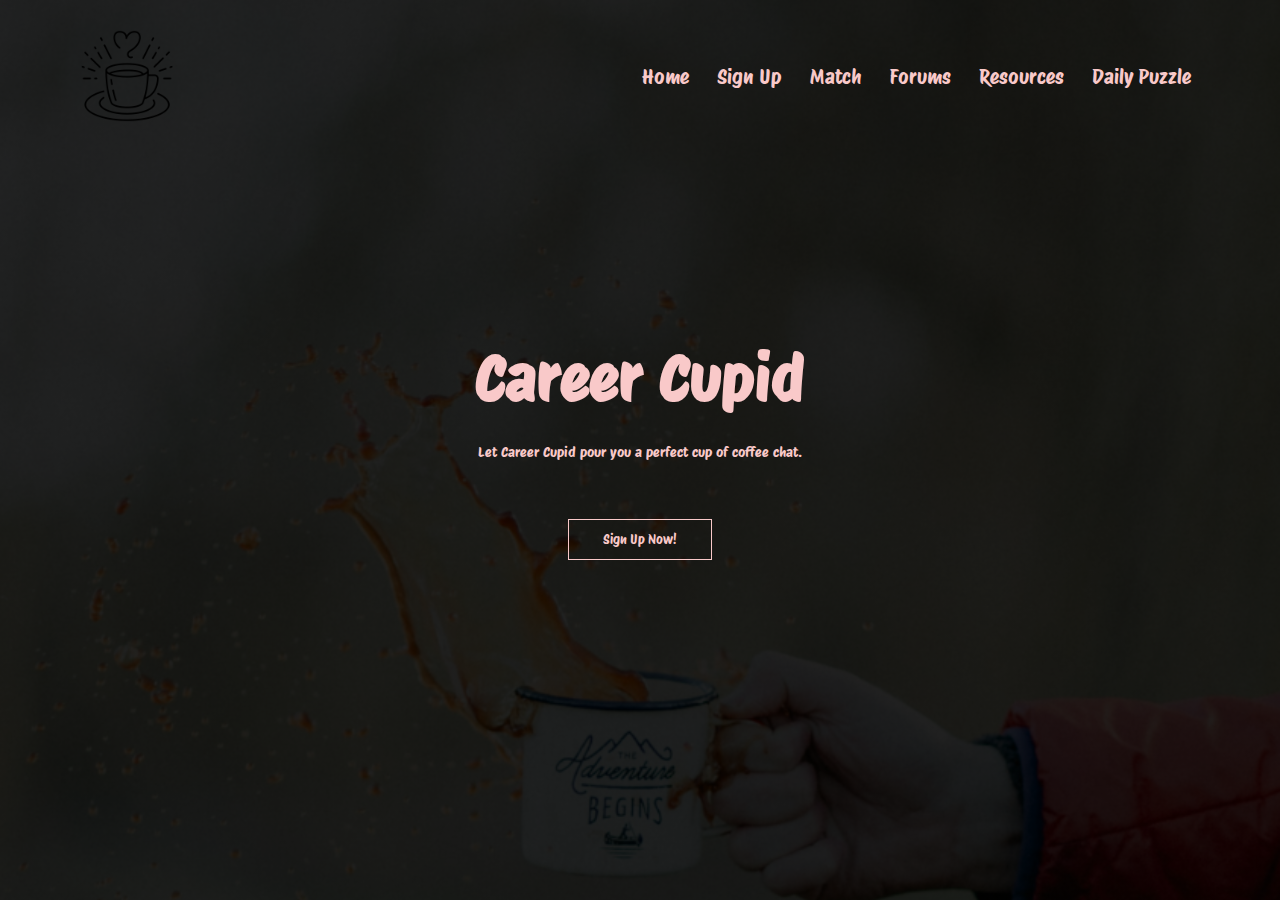
<file: BWHack Project/index.html>
<!DOCTYPE html>
<html>
    <head>
        <meta charset="utf-8">
        <meta name="viewport" content="width=device-width, initial-scale=1">
        <title>Career Cupid Homepage</title>
        <link rel="stylesheet" href="style.css">
        <link rel="preconnect" href="https://fonts.googleapis.com">
        <link rel="preconnect" href="https://fonts.gstatic.com" crossorigin>
        <link href="https://fonts.googleapis.com/css2?family=Protest+Riot&display=swap" rel="stylesheet">
    </head>
    <body>
        <section class="header">
            <nav>
                <a href="index.html"><img src="images/logo.png"></a>
                <div class="nav-links">
                    <ul>
                    <li><a href="index.html">Home</a></li>
                    <li><a href="sign_up.html">Sign Up</a></li>
                    <li><a href="matching_form.html">Match</a></li>
                    <li><a href="forum.html">Forums</a></li>
                    <li><a href="resources.html">Resources</a></li>
                    <li><a href="daily_puzzle.html">Daily Puzzle</a></li>
                    </ul>
                </div>
            </nav>

            <div class="text-box">
                <h1>Career Cupid</h1> 
                <br>
                <p>Let Career Cupid pour you a perfect cup of coffee chat.</p>
                <br>
                <a href="sign_up.html" class="sign-up-btn">Sign Up Now!</a>
            </div>
            
            </div>

        </section>

    </body>
</html>
</file>
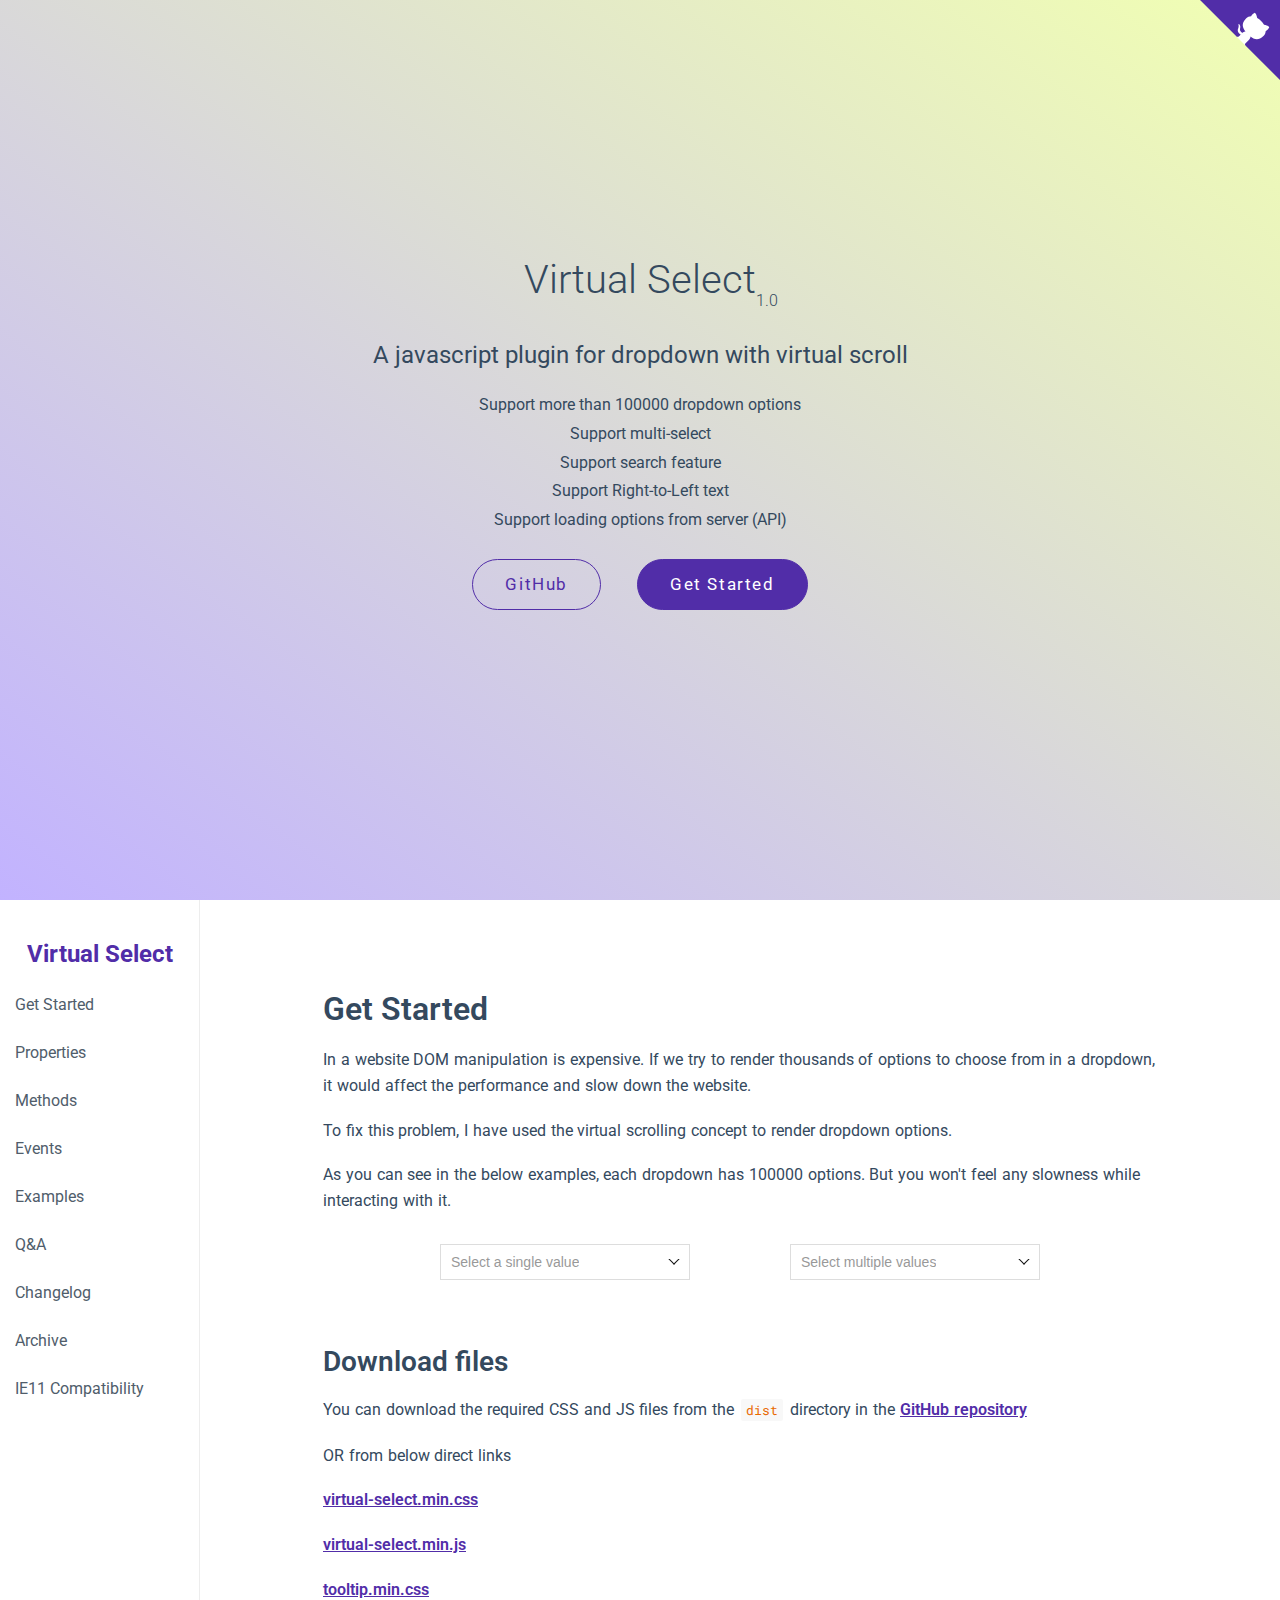
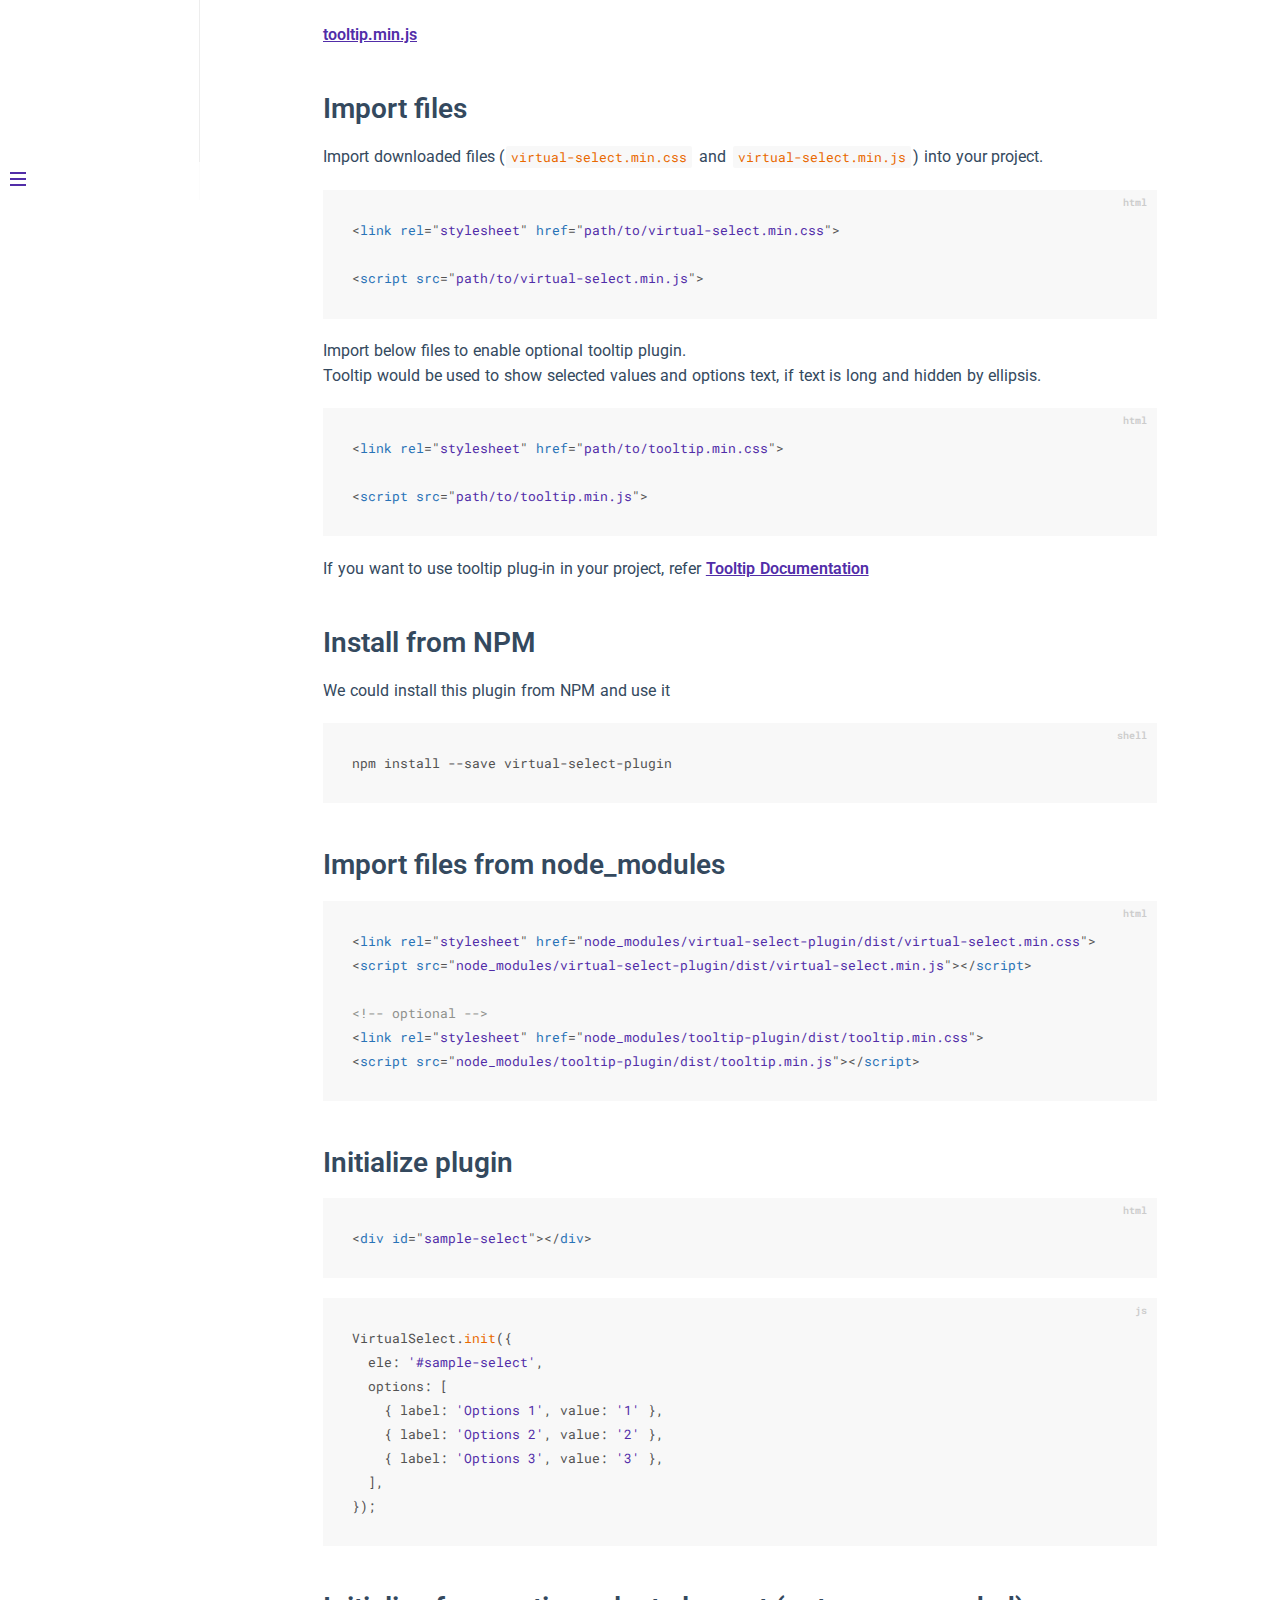
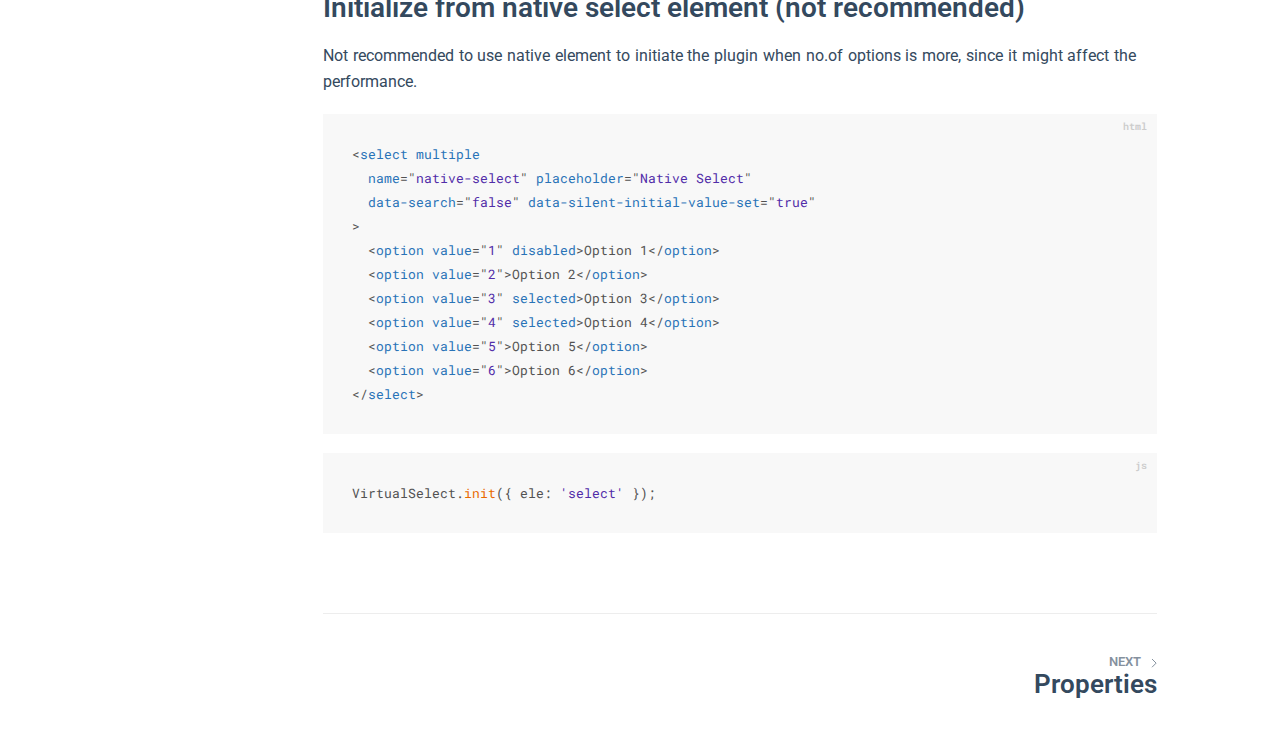
<file: BWHack Project/virtual-select-master/docs/index.html>
<!DOCTYPE html>
<html lang="en">
  <head>
    <meta charset="UTF-8" />
    <meta http-equiv="X-UA-Compatible" content="IE=edge,chrome=1" />
    <meta name="description" content="A javascript plugin for dropdown with virtual scroll" />
    <meta name="keywords" content="Virtual Select, Javascript plugin, JS plugin, Dropdown plugin" />
    <meta name="author" content="Sa Si Dev" />
    <meta name="viewport" content="width=device-width, initial-scale=1.0, minimum-scale=1.0" />

    <title>Virtual Select</title>

    <link href="https://fonts.googleapis.com/css2?family=Roboto&display=swap" rel="stylesheet" />

    <link rel="stylesheet" href="assets/external/vue.css" />
    <link rel="stylesheet" href="assets/external/flags.css" />
    <link rel="stylesheet" href="assets/virtual-select.min.css" />
    <link rel="stylesheet" href="assets/tooltip.min.css" />
    <link rel="stylesheet" href="assets/styles.css" />

    <!-- Global site tag (gtag.js) - Google Analytics -->
    <script async src="https://www.googletagmanager.com/gtag/js?id=G-8SKMSNVRP8"></script>
    <script>
      window.dataLayer = window.dataLayer || [];
      function gtag() {
        dataLayer.push(arguments);
      }
      gtag('js', new Date());

      gtag('config', 'G-8SKMSNVRP8');
    </script>

    <!-- Google Tag Manager -->
    <script>
      if (!location.host.includes('localhost')) {
        (function (w, d, s, l, i) {
          w[l] = w[l] || [];
          w[l].push({ 'gtm.start': new Date().getTime(), 'event': 'gtm.js' });
          var f = d.getElementsByTagName(s)[0],
            j = d.createElement(s),
            dl = l != 'dataLayer' ? '&l=' + l : '';
          j.async = true;
          j.src = 'https://www.googletagmanager.com/gtm.js?id=' + i + dl;
          f.parentNode.insertBefore(j, f);
        })(window, document, 'script', 'dataLayer', 'GTM-W36CH4T');
      }
    </script>
  </head>
  <body>
    <div id="app"></div>

    <script src="assets/virtual-select.min.js"></script>
    <script src="assets/tooltip.min.js"></script>
    <script src="assets/script.js"></script>

    <script src="assets/external/docsify.4.min.js"></script>
    <script src="assets/external/docsify-copy-code.min.js"></script>
    <script src="assets/external/docsify-pagination.min.js"></script>
    <script src="assets/external/prism-javascript.min.js"></script>
  </body>
</html>
</file>
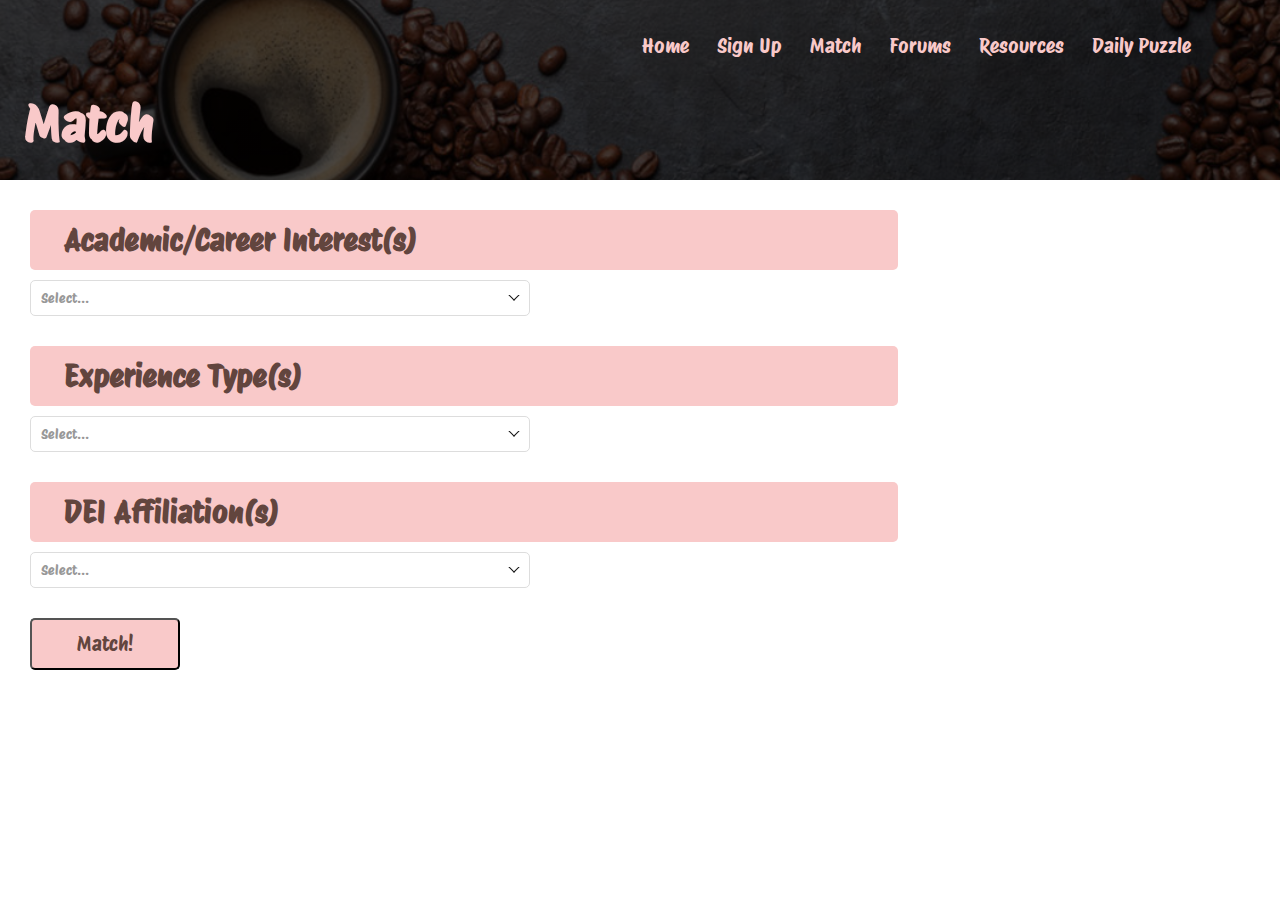
<file: BWHack Project/matching_form.html>
<!DOCTYPE html>
<html lang="en">
    <head>
    <meta charset="utf-8">
    <meta name="viewport" content="width=device-width, initial-scale=1">
    <title>Career Cupid Matching Page</title>
        <link rel="stylesheet" href="style.css">
        <link rel="preconnect" href="https://fonts.googleapis.com">
        <link rel="preconnect" href="https://fonts.gstatic.com" crossorigin>
        <link href="https://fonts.googleapis.com/css2?family=Protest+Riot&display=swap" rel="stylesheet">
        <link rel="stylesheet" type="text/css" href="virtual-select.min.css">
    </head>
    <body>
        <section>
            <div class="banner">
            <nav>
                <div class="nav-links">
                    <ul>
                    <li><a href="index.html">Home</a></li>
                    <li><a href="sign_up.html">Sign Up</a></li>
                    <li><a href="matching_form.html">Match</a></li>
                    <li><a href="forum.html">Forums</a></li>
                    <li><a href="resources.html">Resources</a></li>
                    <li><a href="daily_puzzle.html">Daily Puzzle</a></li>
                    </ul>
                </div>
            </nav>

            <div class="current-page-name">
                <h1>Match</h1> 
            </div>
            </div>
            </section>
            <div id="selections">
            <section>
                <div class="sel-cat">
                    <h1>Academic/Career Interest(s)</h1>
                </div>
            </section>

            <section>
                <div class="select-form">
                    <select id="multipleSelect" multiple name="select" placeholder="Select..." data-search="true" data-silent-initial-value-set="true">
                        <option value="AI/ML">AI/ML</option>
                        <option value="Blockchain/Crypto">Blockchain/Crypto</option>
                        <option value="Consulting">Consulting</option>
                        <option value="Cybersecurity">Cybersecurity</option>
                        <option value="Data">Data</option>
                        <option value="Hardware/Robotics">Hardware/Robotics</option>
                        <option value="Product Management">Product Management</option>
                        <option value="Software Engineering">Software Engineering</option>
                        <option value="UX/UI">UX/UI</option>
                        <option value="Web Development">Web Development</option>
                    </select>
                </div>
            </section>

            <section>
                <div class="sel-cat">
                    <h1>Experience Type(s)</h1>
                </div>
            </section>

            <section>
                <div class="select-form">
                    <select id="multipleSelect" multiple name="select" placeholder="Select..." data-search="true" data-silent-initial-value-set="true">
                        <option value="Conference">Conference</option>
                        <option value="Extracirriculars">Extracirriculars</option>
                        <option value="Full-time">Full-time</option>
                        <option value="Internship">Internship</option>
                        <option value="Research">Research</option>
                        <option value="Scholarships">Scholarships</option>
                        <option value="Study Abroad">Study Abroad</option>
                    </select>
                </div>
            </section>

            <section>
                <div class="sel-cat">
                    <h1>DEI Affiliation(s)</h1>
                </div>
            </section>

            <section>
                <div class="select-form">
                    <select id="multipleSelect" multiple name="select" placeholder="Select..." data-search="true" data-silent-initial-value-set="true">
                        <option value="Asian">Asian</option>
                        <option value="Black/African">Black/African</option>
                        <option value="Disability">Disability</option>
                        <option value="First Generation">First Generation</option>
                        <option value="International in US">International in US</option>
                        <option value="LatinX">LatinX</option>
                        <option value="LGBTQ+">LGBTQ+</option>
                        <option value="Muslism">Muslism</option>
                        <option value="Women">Women</option>
                    </select>
                </div>
            </section>

            <button id="match">Match!</button>

            </div>

            <div id="matches">

                <section class="indivi-match1">
                    <div class="image">
                        <img src="images/Ally.jpg" width="200" height="200">
                    </div>
                        <br>
                        <h1>Ally Wang</h1>
                        <br>
                        <h2>Data Scientist at NVIDIA</h2>
                        <br>
                        <h3>USC (University of Southern California)</h3>
                </section>

                <section class="indivi-match1">
                    <div class="image">
                        <img src="images/Dariel.jpg" width="200" height="200">
                    </div>
                        <br>
                        <h1>Dariel Nguyen</h1>
                        <br>
                        <h2>Software Engineer at Capital One</h2>
                        <br>
                        <h3>University of Maryland</h3>
                </section>

                <section class="indivi-match1">
                    <div class="image">
                        <img src="images/Mandy.jpg" width="200" height="200">
                    </div>
                        <br>
                        <h1>Mandy Cho</h1>
                        <br>
                        <h2>Data Engineer at AWS</h2>
                        <br>
                        <h3>Rutgers University</h3>
                </section>

                <section class="indivi-match1">
                    <div id="avail">
                    <div class="image">
                        <img src="images/Kev.jpg" width="200" height="200">
                    </div>
                        <br>
                        <h1>Kev Alumbro</h1>
                        <br>
                        <h2>AI/ML Research at Microsoft</h2>
                        <br>
                        <h3>University of Maryland</h3>
                    </div>
                </section>
            </div>

            <section>
            <div id="schedule">
                <div class="cal">
                    <img src="images/calendar.png" width="800">
                </div>
                <br>
                <div class="available-times">
                    <h1>Thursday, 4/27</h1>
                    <br>
                    <p>3:30pm to 4pm</p>
                </div>
                <br>
                <br>
                <div class="available-times">
                    <h1>Thursday, 4/27</h1>
                    <br>
                    <p>4pm to 4:30pm</p>
                </div>
                <br>
                <br>
                <div class="available-times">
                    <h1>Friday, 4/28</h1>
                    <br>
                    <p>1pm to 1:30pm</p>
                </div>
                <br>
                <br>
                <div class="available-times">
                    <h1>Friday, 4/28</h1>
                    <br>
                    <p>1:30pm to 2pm</p>
                </div>
                <br>
                <br>
                <div class="available-times">
                    <h1>Friday, 4/28</h1>
                    <br>
                    <p>2pm to 2:30pm</p>
                </div>
                <br>
                <br>
                <div id="this-time">
                <div class="available-times">
                    <h1>Tuesday, 5/2</h1>
                    <br>
                    <p>2pm to 2:30pm</p>
                </div>
                </div>
                <br>
                <div class="available-times">
                    <h1>Tuesday, 5/2</h1>
                    <br>
                    <p>2:30pm to 3pm</p>
                </div>
                <br>
                <br>
            </div>
            </section>

            <section>
                <div id="confirm">
                    <h1>Confirm request!</h1>
                </div>
            </section>

            <section>
                <div id="confirmed">
                    <p>Your request has been sent! Please keep an eye on your inbox for Kev's confirmation!</p>
                </div>
            </section>

            <script type="text/javascript" src="js/virtual-select.min.js"></script>

            <script type="text/javascript">
                VirtualSelect.init({ 
                    ele: '#multipleSelect' 
                });
            </script>

            <script src="https://ajax.googleapis.com/ajax/libs/jquery/3.7.1/jquery.min.js"></script>
            
            <script>
                $("#matches").hide();
                $("#schedule").hide();
                $("#confirm").hide();
                $("#confirmed").hide();

                $(document).ready(function(){
                    $("#match").click(function(){
                        $("#selections").hide();
                        $('#matches').show();
                    });
                });

                $(document).ready(function(){
                    $("#avail").click(function(){
                        $("#matches").hide();
                        $('#schedule').show();
                    });
                });

                $(document).ready(function(){
                    $("#this-time").click(function(){
                        $("#schedule").hide();
                        $('#confirm').show();
                    });
                });

                $(document).ready(function(){
                    $("#confirm").click(function(){
                        $("#confirm").hide();
                        $('#confirmed').show();
                    });
                });
            </script>
    </body>
</html>
</file>
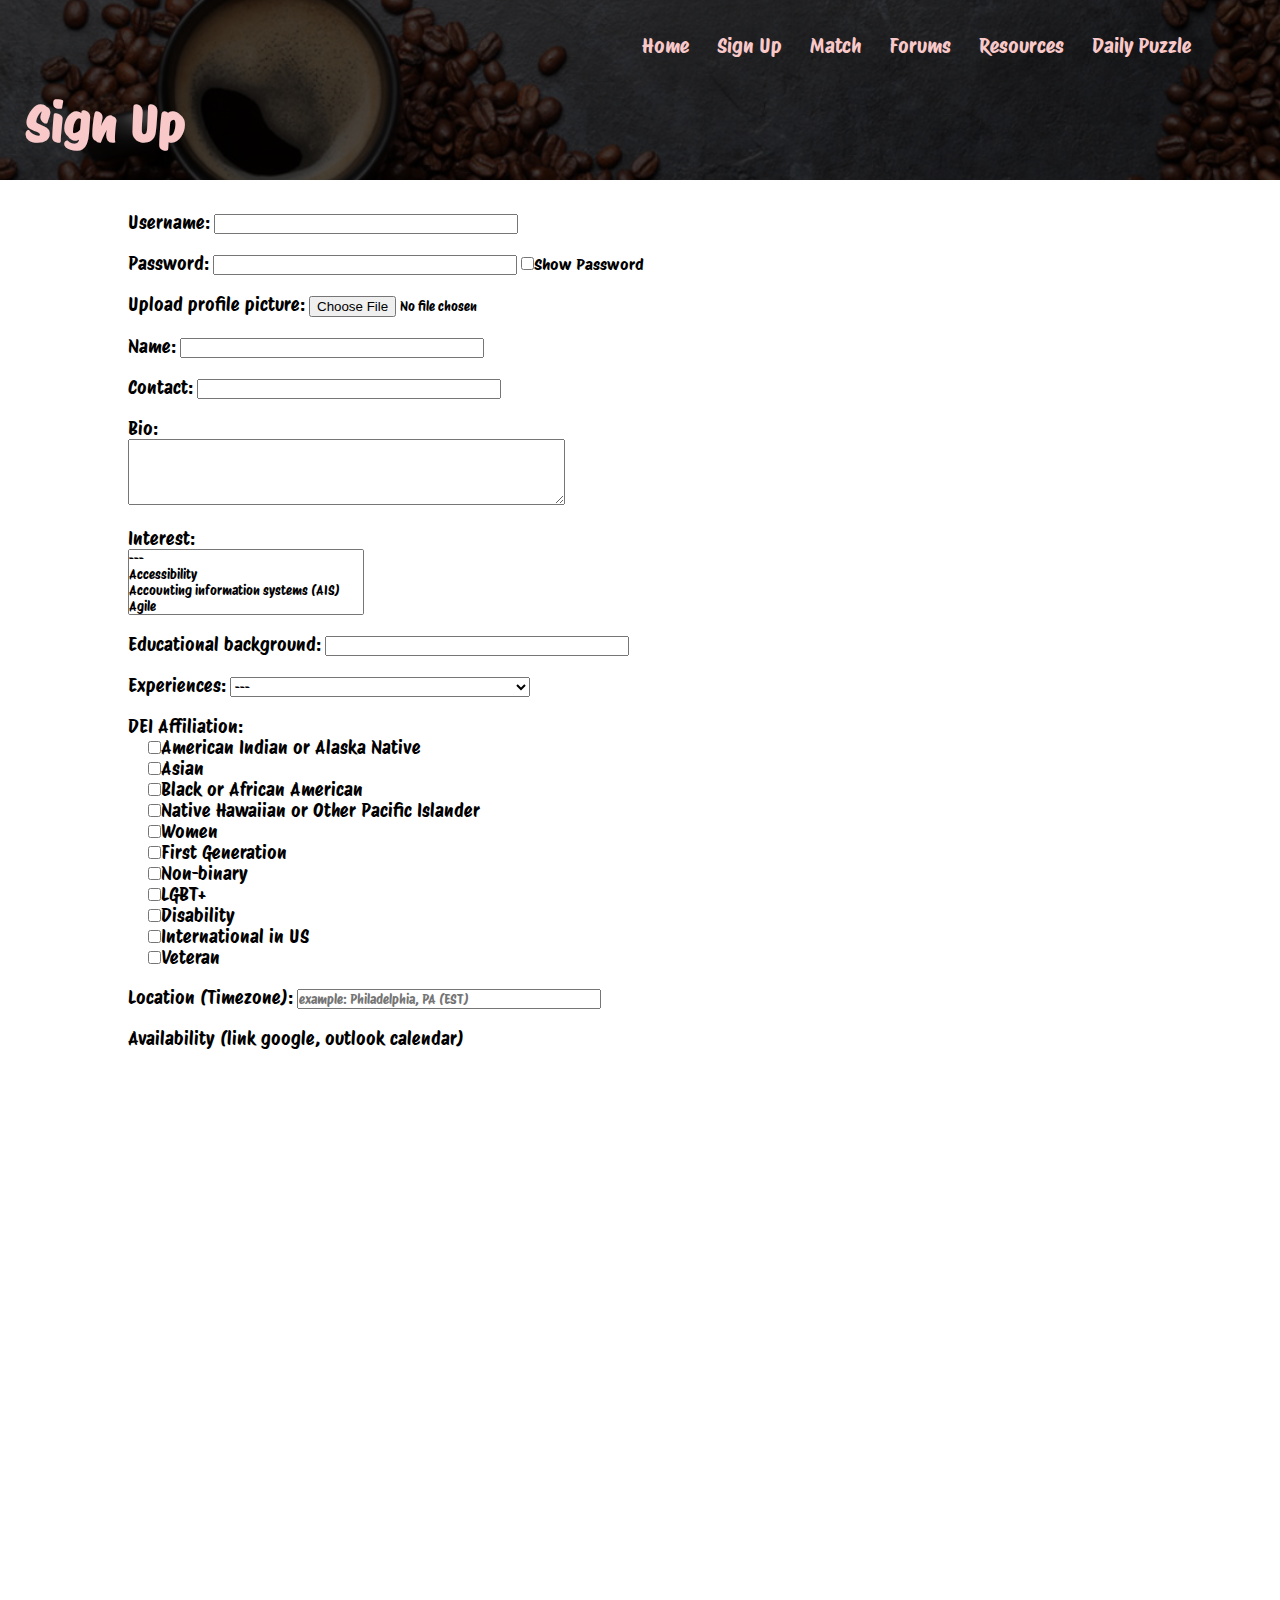
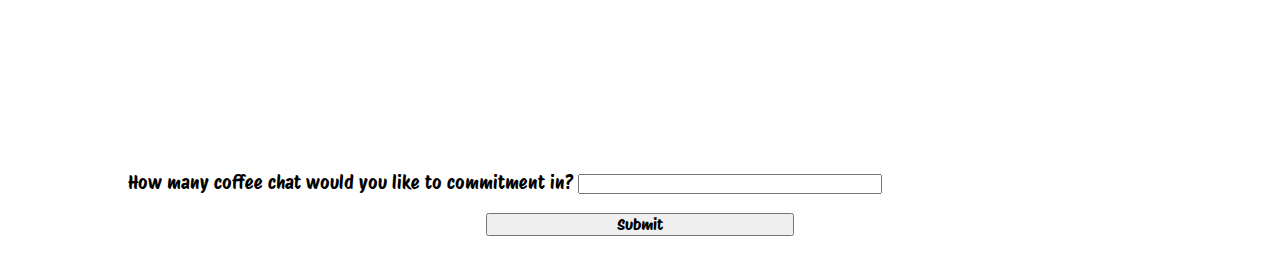
<file: BWHack Project/sign_up.html>
<!DOCTYPE html>
<html lang="en-us">

<head>
    <title>Profile/Sign Up</title>
    <meta charset="UTF-8">
    <meta name="viewport" content="width=device-width, initial-scale=1">
    <script src="https://ajax.googleapis.com/ajax/libs/jquery/3.3.1/jquery.min.js"></script>
    <script src="https://cdnjs.cloudflare.com/ajax/libs/popper.js/1.14.3/umd/popper.min.js"></script>
    <script src="https://maxcdn.bootstrapcdn.com/bootstrap/4.1.3/js/bootstrap.min.js"></script>
    <link rel="stylesheet" href="https://stackpath.bootstrapcdn.com/font-awesome/4.7.0/css/font-awesome.min.css">
    <link rel="stylesheet" href="styles.css">

    <link rel="stylesheet" href="style.css">
    <link rel="preconnect" href="https://fonts.googleapis.com">
    <link rel="preconnect" href="https://fonts.gstatic.com" crossorigin>
    <link href="https://fonts.googleapis.com/css2?family=Protest+Riot&display=swap" rel="stylesheet">
    <link rel="stylesheet" href="https://cdnjs.cloudflare.com/ajax/libs/font-awesome/4.7.0/css/font-awesome.min.css">
</head>
<style>

</style>

<body>
    <section class="banner">
        <nav>
            <div class="nav-links">
                <ul>
                    <li><a href="index.html">Home</a></li>
                    <li><a href="sign_up.html">Sign Up</a></li>
                    <li><a href="matching_form.html">Match</a></li>
                    <li><a href="forum.html">Forums</a></li>
                    <li><a href="resources.html">Resources</a></li>
                    <li><a href="daily_puzzle.html">Daily Puzzle</a></li>
                </ul>
            </div>
        </nav>

        <div class="current-page-name">
            <h1>Sign Up</h1>
        </div>

    </section>
    <div class="container" style="margin: 1% 10%;">
        <br>
        <form id='frm_login'>

            <label for="username"> Username:</label>
            <input type="text" name="username" id="username" class="form-text" aria-label="username" required>
            <br>
            <br>

            <label for="signInPassword"> Password:</label>
            <input type="password" name="password" id="signInPassword" class="form-text" aria-label="password" required>
            <input type="checkbox" onclick="showPassword()">Show Password
            <br>
            <br>

            <label for="picture"> Upload profile picture:</label>
            <input type="file" accept="image/png, image/gif, image/jpeg">
            <br>
            <br>

            <label for="name"> Name:</label>
            <input type="text" name="name" id="name" class="form-text" aria-label="name" required>
            <br>
            <br>

            <label for="contact"> Contact:</label>
            <input type="contact" name="contact" id="contact" class="form-text" aria-label="contact" required>
            <br>
            <br>

            <label for="bio"> Bio: </label><br>
            <textarea id="bio" name="bio" rows="4" cols="60" aria-label="bio"></textarea>
            <br>
            <br>

            <label for="interest"> Interest:</label><br>
            <select name="interest" id="interest" multiple>
                <option value="">---</option>
            </select>

            <!--
                <div class="option" data-value="AI/ML">AI/MLBlockchain/Crypto">Blockchain/Crypto</div>
                <div class="option" data-value="Consulting">Consulting</div>
                <div class="option" data-value="Cybersecurity">Cybersecurity</div>
                <div class="option" data-value="Data">Data</div>
                <div class="option" data-value="Hardware/Robotics">Hardware/Robotics</div>
                <div class="option" data-value="Product Management">Product Management</div>
                <div class="option" data-value="Software Engineering">Software Engineering</div>
                <div class="option" data-value="UI/UX">UI/UX</div>
                <div class="option" data-value="Web Development">Web Development</div>
-->
            <br>
            <br>

            <label for="education"> Educational background:</label>
            <input type="text" name="education" id="education" class="form-text" aria-label="education" required>
            <br>
            <br>

            <label for="experiences"> Experiences:</label>
            <select name="experiences" id="experiences" class="form-text" aria-label="experiences"
                onclick=getSelectedValue()>
                <option value="">---</option>
                <option value="work">Work</option>
                <option value="internship">Internship</option>
                <option value="research">Research</option>
                <option value="extracurriculars">Extracurriculars</option>
                <option value="conferences">Conferences</option>
                <option value="other">Other</option>
            </select>

            <div id="show_work">
                <br>
                <h5> Work Experiences </h5>
                <textarea id="work_experiences" name="work_experiences" rows="4" cols="70"
                    aria-label="work experiences"></textarea>
                <input type="button" value="Remove" name="btn_remove_work" id="btn_remove_work">
            </div>
            <div id="show_internship">
                <br>
                <h5> Internship Experiences </h5>
                <textarea id="internship_experiences" name="internship_experiences" rows="4" cols="70"
                    aria-label="internship experiences"></textarea>
                <input type="button" value="Remove" name="btn_remove_internship" id="btn_remove_internship">
            </div>
            <div id="show_research">
                <br>
                <h5> Research Experiences </h5>
                <textarea id="research_experiences" name="research_experiences" rows="4" cols="70"
                    aria-label="research experiences"></textarea>
                <input type="button" value="Remove" name="btn_remove_research" id="btn_remove_research">
            </div>
            <div id="show_extracurriculars">
                <br>
                <h5> Extracurriculars Experiences </h5>
                <textarea id="extracurriculars_experiences" name="extracurriculars_experiences" rows="4" cols="70"
                    aria-label="extracurriculars experiences"></textarea>
                <input type="button" value="Remove" name="btn_remove_extracurriculars" id="btn_remove_extracurriculars">
            </div>
            <div id="show_conferences">
                <br>
                <h5> Conferences Experiences </h5>
                <textarea id="conferences_experiences" name="conferences_experiences" rows="4" cols="70"
                    aria-label="conferences experiences"></textarea>
                <input type="button" value="Remove" name="btn_remove_conferences" id="btn_remove_conferences">
            </div>
            <div id="show_other">
                <br>
                <h5> Other Experiences </h5>
                <textarea id="other_experiences" name="other_experiences" rows="4" cols="70"
                    aria-label="other experiences"></textarea>
                <input type="button" value="Remove" name="btn_remove_other" id="btn_remove_other">
            </div>
            <br>
            <br>

            <p style="font-size: large;"> DEI Affiliation:</p>
            <div id="dei_checkboxes" style="padding-left: 2%;"></div>
            <br>

            <label for="location"> Location (Timezone):</label>
            <input type="text" name="location" id="location" placeholder="example: Philadelphia, PA (EST)"
                class="form-text" aria-label="location" required>
            <br>
            <br>

            <label>Availability (link google, outlook calendar)</label>
            <br>
            <iframe
                src="https://outlook.office365.com/calendar/published/7b15d88d846e4f14a8709963a1cb423d@temple.edu/3df8d39ba88f4498a12b1e9688e7a14112249412675074428821/calendar.html"
                scrolling="yes" width="1100" height="700" frameborder="0"></iframe>
            <br>
            <br>

            <label for="commitment"> How many coffee chat would you like to commitment in?</label>
            <input type="text" name="commitment" id="commitment" class="form-text" aria-label="commitment" required>
            <br>
            <br>

            <div class="text-center" style="text-align: center;">
                <input type="button" value="Submit" name="btn_signup" id="btn_signup" class="btn btn-primary"
                    style="font-size:100%;width:30%;">
                <br>
                <br>
            </div>
        </form>
    </div>
</body>
<script src="js/profile_form.js"></script>

</html>
</file>
<file: BWHack Project/style.css>
*{
    margin: 0;
    padding: 0;
    font-family: 'Protest Riot', sans-serif;
}

/*HOMEPAGE START*/

.header{
    min-height: 100vh;
    width: 100%;
    background-image: linear-gradient(rgba(0, 0, 0, 0.85),rgba(0, 0, 0, 0.85)), url(images/homepage.png);
    background-position: center;
    background-size: cover;
    position: relative;
}
nav{
    display: flex;
    padding: 2% 6%;
    justify-content: space-between;
    align-items: center;
}
nav img{
    width: 100px;
}
.nav-links{
    flex: 1;
    text-align: right;
}
.nav-links ul li{
    list-style: none;
    display: inline-block;
    padding: 8px 12px;
    position: relative;
}
.nav-links ul li a{
    color: #f9c9c9;
    text-decoration: none;
    font-size: 20px;
}
.nav-links ul li::after{
    content: '';
    width: 0%;
    height: 2px;
    background: #f9c9c9;
    display: block;
    margin: auto;
    transition: 0.5s;
}
.nav-links ul li:hover::after{
    width: 100%;
}
.text-box {
    width: 90%;
    color: #f9c9c9;
    position: absolute;
    top: 50%;
    left: 50%;
    transform: translate(-50%, -50%);
    text-align: center;
}
.text-box h1{
    font-size: 62px;
}
.text-box p{
    margin: 10px 0 40px;
    font-size: 14px;
    color: #f9c9c9;
}
.sign-up-btn{
    display: inline-block;
    text-decoration: none;
    color: #f9c9c9;
    border: 1px solid #f9c9c9;
    padding: 12px 34px;
    font-size: 13px;
    background: transparent;
    position: relative;
    cursor: pointer;
}
.sign-up-btn:hover{
    border: 1px solid #62453E;
    background: #62453E;
}

/*HOMEPAGE END*/

/*MATCH FORM START*/

.banner{
    min-height: 20vh;
    width: 100%;
    background-image: linear-gradient(rgba(0, 0, 0, 0.7),rgba(0, 0, 0, 0.7)), url(images/nav_menu.png);
    background-position: center;
    background-size: cover;
    position: relative;
}
.current-page-name{
    width: 90%;
    color: #f9c9c9;
    position: absolute;
    text-align: left;
    margin-left: 25px;
}
.current-page-name h1{
    font-size: 50px;
}
.sel-cat{
    display: inline-block;
    text-decoration: none;
    color: #62453E;
    padding: 12px 34px;
    font-size: 15px;
    background: #f9c9c9;
    position: relative;
    margin-top: 30px;
    margin-left: 30px;
    width: 800px;
    border-radius: 5px;
}
#multipleSelect{
    max-width: 100%;
    width: 500px;
}
.vscomp-toggle-button{
    padding: 10px 30px 10px 10px;
    border-radius: 5px;
}
.select-form {
    margin-top: 10px;
    margin-left: 30px;
}
#match{
    display: inline-block;
    text-decoration: none;
    text-align: center;
    color: #62453E;
    padding: 12px 34px;
    font-size: 20px;
    background: #f9c9c9;
    position: relative;
    margin-top: 30px;
    margin-left: 30px;
    width: 150px;
    border-radius: 5px;
}
.indivi-match1{
    display: inline-block;
    text-decoration: none;
    color: #62453E;
    padding: 12px 34px;
    background: #f9c9c9;
    position: relative;
    margin-top: 30px;
    margin-left: 30px;
    width: 300px;
    border-radius: 5px;
}
.indivi-match1 h1{
    font-size: 20px;
    margin-left: 20px;
    text-align: center;
}
.indivi-match1 h2{
    font-size: 15px;
    margin-left: 20px;
    text-align: center;
}
.indivi-match1 h3{
    font-size: 13px;
    margin-left: 20px;
    text-align: center;
}
.image{
    display: flex;
    justify-content: center;
    align-items: center;   
}
#schedule{
    display: inline-block;
    text-decoration: none;
    padding: 12px 34px;
    font-size: 15px;
    position: relative;
    margin-top: 30px;
    margin-left: 30px;
    width: 600px;
    border-radius: 5px;
}
.available-times{
    display: inline-block;
    text-decoration: none;
    color: #62453E;
    padding: 12px 34px;
    background: #f9c9c9;
    position: relative;
    margin-left: 20px;
    width: 300px;
    border-radius: 5px;
}
.available-times h1{
    font-size: 15px;
    margin-left: 20px;
    text-align: left;
}
.available-times p{
    font-size: 13px;
    margin-left: 20px;
    text-align: left;
}
.cal{
    display: block;
    justify-content: center;
    align-items: center;
}
#confirm{
    display: inline-block;
    text-decoration: none;
    color: #62453E;
    padding: 12px 34px;
    background: #f9c9c9;
    position: relative;
    margin-top: 30px;
    margin-left: 20px;
    width: 300px;
    border-radius: 5px;
    font-size: 15;
}
#confirmed{
    margin-left: 20px;
    position: relative;
    margin-top: 30px;
    font-size: 15;
}

/*MATCH FORM END*/
</file>
<file: BWHack Project/virtual-select-master/docs/assets/external/vue.css>
@import url("https://fonts.googleapis.com/css?family=Roboto+Mono|Source+Sans+Pro:300,400,600");*{-webkit-font-smoothing:antialiased;-webkit-overflow-scrolling:touch;-webkit-tap-highlight-color:rgba(0,0,0,0);-webkit-text-size-adjust:none;-webkit-touch-callout:none;box-sizing:border-box}body:not(.ready){overflow:hidden}body:not(.ready) .app-nav,body:not(.ready)>nav,body:not(.ready) [data-cloak]{display:none}div#app{font-size:30px;font-weight:lighter;margin:40vh auto;text-align:center}div#app:empty:before{content:"Loading..."}.emoji{height:1.2rem;vertical-align:middle}.progress{background-color:var(--theme-color,#42b983);height:2px;left:0;position:fixed;right:0;top:0;transition:width .2s,opacity .4s;width:0;z-index:999999}.search .search-keyword,.search a:hover{color:var(--theme-color,#42b983)}.search .search-keyword{font-style:normal;font-weight:700}body,html{height:100%}body{-moz-osx-font-smoothing:grayscale;-webkit-font-smoothing:antialiased;color:#34495e;font-family:Source Sans Pro,Helvetica Neue,Arial,sans-serif;font-size:15px;letter-spacing:0;margin:0;overflow-x:hidden}img{max-width:100%}a[disabled]{cursor:not-allowed;opacity:.6}kbd{border:1px solid #ccc;border-radius:3px;display:inline-block;font-size:12px!important;line-height:12px;margin-bottom:3px;padding:3px 5px;vertical-align:middle}li input[type=checkbox]{margin:0 .2em .25em 0;vertical-align:middle}.app-nav{margin:25px 60px 0 0;position:absolute;right:0;text-align:right;z-index:10}.app-nav.no-badge{margin-right:25px}.app-nav p{margin:0}.app-nav>a{margin:0 1rem;padding:5px 0}.app-nav li,.app-nav ul{display:inline-block;list-style:none;margin:0}.app-nav a{color:inherit;font-size:16px;text-decoration:none;transition:color .3s}.app-nav a.active,.app-nav a:hover{color:var(--theme-color,#42b983)}.app-nav a.active{border-bottom:2px solid var(--theme-color,#42b983)}.app-nav li{display:inline-block;margin:0 1rem;padding:5px 0;position:relative;cursor:pointer}.app-nav li ul{background-color:#fff;border:1px solid;border-color:#ddd #ddd #ccc;border-radius:4px;box-sizing:border-box;display:none;max-height:calc(100vh - 61px);overflow-y:auto;padding:10px 0;position:absolute;right:-15px;text-align:left;top:100%;white-space:nowrap}.app-nav li ul li{display:block;font-size:14px;line-height:1rem;margin:8px 14px;white-space:nowrap}.app-nav li ul a{display:block;font-size:inherit;margin:0;padding:0}.app-nav li ul a.active{border-bottom:0}.app-nav li:hover ul{display:block}.github-corner{border-bottom:0;position:fixed;right:0;text-decoration:none;top:0;z-index:1}.github-corner:hover .octo-arm{-webkit-animation:octocat-wave .56s ease-in-out;animation:octocat-wave .56s ease-in-out}.github-corner svg{color:#fff;fill:var(--theme-color,#42b983);height:80px;width:80px}main{display:block;position:relative;width:100vw;height:100%;z-index:0}main.hidden{display:none}.anchor{display:inline-block;text-decoration:none;transition:all .3s}.anchor span{color:#34495e}.anchor:hover{text-decoration:underline}.sidebar{border-right:1px solid rgba(0,0,0,.07);overflow-y:auto;padding:40px 0 0;position:absolute;top:0;bottom:0;left:0;transition:transform .25s ease-out;width:300px;z-index:20}.sidebar>h1{margin:0 auto 1rem;font-size:1.5rem;font-weight:300;text-align:center}.sidebar>h1 a{color:inherit;text-decoration:none}.sidebar>h1 .app-nav{display:block;position:static}.sidebar .sidebar-nav{line-height:2em;padding-bottom:40px}.sidebar li.collapse .app-sub-sidebar{display:none}.sidebar ul{margin:0 0 0 15px;padding:0}.sidebar li>p{font-weight:700;margin:0}.sidebar ul,.sidebar ul li{list-style:none}.sidebar ul li a{border-bottom:none;display:block}.sidebar ul li ul{padding-left:20px}.sidebar::-webkit-scrollbar{width:4px}.sidebar::-webkit-scrollbar-thumb{background:transparent;border-radius:4px}.sidebar:hover::-webkit-scrollbar-thumb{background:hsla(0,0%,53.3%,.4)}.sidebar:hover::-webkit-scrollbar-track{background:hsla(0,0%,53.3%,.1)}.sidebar-toggle{background-color:transparent;background-color:hsla(0,0%,100%,.8);border:0;outline:none;padding:10px;position:absolute;bottom:0;left:0;text-align:center;transition:opacity .3s;width:284px;z-index:30;cursor:pointer}.sidebar-toggle:hover .sidebar-toggle-button{opacity:.4}.sidebar-toggle span{background-color:var(--theme-color,#42b983);display:block;margin-bottom:4px;width:16px;height:2px}body.sticky .sidebar,body.sticky .sidebar-toggle{position:fixed}.content{padding-top:60px;position:absolute;top:0;right:0;bottom:0;left:300px;transition:left .25s ease}.markdown-section{margin:0 auto;max-width:80%;padding:30px 15px 40px;position:relative}.markdown-section>*{box-sizing:border-box;font-size:inherit}.markdown-section>:first-child{margin-top:0!important}.markdown-section hr{border:none;border-bottom:1px solid #eee;margin:2em 0}.markdown-section iframe{border:1px solid #eee;width:1px;min-width:100%}.markdown-section table{border-collapse:collapse;border-spacing:0;display:block;margin-bottom:1rem;overflow:auto;width:100%}.markdown-section th{font-weight:700}.markdown-section td,.markdown-section th{border:1px solid #ddd;padding:6px 13px}.markdown-section tr{border-top:1px solid #ccc}.markdown-section p.tip,.markdown-section tr:nth-child(2n){background-color:#f8f8f8}.markdown-section p.tip{border-bottom-right-radius:2px;border-left:4px solid #f66;border-top-right-radius:2px;margin:2em 0;padding:12px 24px 12px 30px;position:relative}.markdown-section p.tip:before{background-color:#f66;border-radius:100%;color:#fff;content:"!";font-family:Dosis,Source Sans Pro,Helvetica Neue,Arial,sans-serif;font-size:14px;font-weight:700;left:-12px;line-height:20px;position:absolute;height:20px;width:20px;text-align:center;top:14px}.markdown-section p.tip code{background-color:#efefef}.markdown-section p.tip em{color:#34495e}.markdown-section p.warn{background:rgba(66,185,131,.1);border-radius:2px;padding:1rem}.markdown-section ul.task-list>li{list-style-type:none}body.close .sidebar{transform:translateX(-300px)}body.close .sidebar-toggle{width:auto}body.close .content{left:0}@media print{.app-nav,.github-corner,.sidebar,.sidebar-toggle{display:none}}@media screen and (max-width:768px){.github-corner,.sidebar,.sidebar-toggle{position:fixed}.app-nav{margin-top:16px}.app-nav li ul{top:30px}main{height:auto;overflow-x:hidden}.sidebar{left:-300px;transition:transform .25s ease-out}.content{left:0;max-width:100vw;position:static;padding-top:20px;transition:transform .25s ease}.app-nav,.github-corner{transition:transform .25s ease-out}.sidebar-toggle{background-color:transparent;width:auto;padding:30px 30px 10px 10px}body.close .sidebar{transform:translateX(300px)}body.close .sidebar-toggle{background-color:hsla(0,0%,100%,.8);transition:background-color 1s;width:284px;padding:10px}body.close .content{transform:translateX(300px)}body.close .app-nav,body.close .github-corner{display:none}.github-corner:hover .octo-arm{-webkit-animation:none;animation:none}.github-corner .octo-arm{-webkit-animation:octocat-wave .56s ease-in-out;animation:octocat-wave .56s ease-in-out}}@-webkit-keyframes octocat-wave{0%,to{transform:rotate(0)}20%,60%{transform:rotate(-25deg)}40%,80%{transform:rotate(10deg)}}@keyframes octocat-wave{0%,to{transform:rotate(0)}20%,60%{transform:rotate(-25deg)}40%,80%{transform:rotate(10deg)}}section.cover{align-items:center;background-position:50%;background-repeat:no-repeat;background-size:cover;height:100vh;width:100vw;display:none}section.cover.show{display:flex}section.cover.has-mask .mask{background-color:#fff;opacity:.8;position:absolute;top:0;height:100%;width:100%}section.cover .cover-main{flex:1;margin:-20px 16px 0;text-align:center;position:relative}section.cover a{color:inherit}section.cover a,section.cover a:hover{text-decoration:none}section.cover p{line-height:1.5rem;margin:1em 0}section.cover h1{color:inherit;font-size:2.5rem;font-weight:300;margin:.625rem 0 2.5rem;position:relative;text-align:center}section.cover h1 a{display:block}section.cover h1 small{bottom:-.4375rem;font-size:1rem;position:absolute}section.cover blockquote{font-size:1.5rem;text-align:center}section.cover ul{line-height:1.8;list-style-type:none;margin:1em auto;max-width:500px;padding:0}section.cover .cover-main>p:last-child a{border-radius:2rem;border:1px solid var(--theme-color,#42b983);box-sizing:border-box;color:var(--theme-color,#42b983);display:inline-block;font-size:1.05rem;letter-spacing:.1rem;margin:.5rem 1rem;padding:.75em 2rem;text-decoration:none;transition:all .15s ease}section.cover .cover-main>p:last-child a:last-child{background-color:var(--theme-color,#42b983);color:#fff}section.cover .cover-main>p:last-child a:last-child:hover{color:inherit;opacity:.8}section.cover .cover-main>p:last-child a:hover{color:inherit}section.cover blockquote>p>a{border-bottom:2px solid var(--theme-color,#42b983);transition:color .3s}section.cover blockquote>p>a:hover{color:var(--theme-color,#42b983)}.sidebar,body{background-color:#fff}.sidebar{color:#364149}.sidebar li{margin:6px 0}.sidebar ul li a{color:#505d6b;font-size:14px;font-weight:400;overflow:hidden;text-decoration:none;text-overflow:ellipsis;white-space:nowrap}.sidebar ul li a:hover{text-decoration:underline}.sidebar ul li ul{padding:0}.sidebar ul li.active>a{border-right:2px solid;color:var(--theme-color,#42b983);font-weight:600}.app-sub-sidebar li:before{content:"-";padding-right:4px;float:left}.markdown-section h1,.markdown-section h2,.markdown-section h3,.markdown-section h4,.markdown-section strong{color:#2c3e50;font-weight:600}.markdown-section a{color:var(--theme-color,#42b983);font-weight:600}.markdown-section h1{font-size:2rem;margin:0 0 1rem}.markdown-section h2{font-size:1.75rem;margin:45px 0 .8rem}.markdown-section h3{font-size:1.5rem;margin:40px 0 .6rem}.markdown-section h4{font-size:1.25rem}.markdown-section h5{font-size:1rem}.markdown-section h6{color:#777;font-size:1rem}.markdown-section figure,.markdown-section p{margin:1.2em 0}.markdown-section ol,.markdown-section p,.markdown-section ul{line-height:1.6rem;word-spacing:.05rem}.markdown-section ol,.markdown-section ul{padding-left:1.5rem}.markdown-section blockquote{border-left:4px solid var(--theme-color,#42b983);color:#858585;margin:2em 0;padding-left:20px}.markdown-section blockquote p{font-weight:600;margin-left:0}.markdown-section iframe{margin:1em 0}.markdown-section em{color:#7f8c8d}.markdown-section code,.markdown-section output:after,.markdown-section pre{font-family:Roboto Mono,Monaco,courier,monospace}.markdown-section code,.markdown-section pre{background-color:#f8f8f8}.markdown-section output,.markdown-section pre{margin:1.2em 0;position:relative}.markdown-section output,.markdown-section pre>code{border-radius:2px;display:block}.markdown-section output:after,.markdown-section pre>code{-moz-osx-font-smoothing:initial;-webkit-font-smoothing:initial}.markdown-section code{border-radius:2px;color:#e96900;margin:0 2px;padding:3px 5px;white-space:pre-wrap}.markdown-section>:not(h1):not(h2):not(h3):not(h4):not(h5):not(h6) code{font-size:.8rem}.markdown-section pre{padding:0 1.4rem;line-height:1.5rem;overflow:auto;word-wrap:normal}.markdown-section pre>code{color:#525252;font-size:.8rem;padding:2.2em 5px;line-height:inherit;margin:0 2px;max-width:inherit;overflow:inherit;white-space:inherit}.markdown-section output{padding:1.7rem 1.4rem;border:1px dotted #ccc}.markdown-section output>:first-child{margin-top:0}.markdown-section output>:last-child{margin-bottom:0}.markdown-section code:after,.markdown-section code:before,.markdown-section output:after,.markdown-section output:before{letter-spacing:.05rem}.markdown-section output:after,.markdown-section pre:after{color:#ccc;font-size:.6rem;font-weight:600;height:15px;line-height:15px;padding:5px 10px 0;position:absolute;right:0;text-align:right;top:0;content:attr(data-lang)}.token.cdata,.token.comment,.token.doctype,.token.prolog{color:#8e908c}.token.namespace{opacity:.7}.token.boolean,.token.number{color:#c76b29}.token.punctuation{color:#525252}.token.property{color:#c08b30}.token.tag{color:#2973b7}.token.string{color:var(--theme-color,#42b983)}.token.selector{color:#6679cc}.token.attr-name{color:#2973b7}.language-css .token.string,.style .token.string,.token.entity,.token.url{color:#22a2c9}.token.attr-value,.token.control,.token.directive,.token.unit{color:var(--theme-color,#42b983)}.token.function,.token.keyword{color:#e96900}.token.atrule,.token.regex,.token.statement{color:#22a2c9}.token.placeholder,.token.variable{color:#3d8fd1}.token.deleted{text-decoration:line-through}.token.inserted{border-bottom:1px dotted #202746;text-decoration:none}.token.italic{font-style:italic}.token.bold,.token.important{font-weight:700}.token.important{color:#c94922}.token.entity{cursor:help}code .token{-moz-osx-font-smoothing:initial;-webkit-font-smoothing:initial;min-height:1.5rem;position:relative;left:auto}
</file>
<file: BWHack Project/virtual-select-master/docs/assets/external/flags.css>
/*!
 * Generated with CSS Flag Sprite generator (https://www.flag-sprites.com/)
 */
.flag{display:inline-block;position: relative;width:16px;height:11px;background:url('./flags.png') no-repeat}.flag.flag-gu{background-position:-96px -55px}.flag.flag-mn{background-position:-208px -88px}.flag.flag-va{background-position:-48px -154px}.flag.flag-tibet{background-position:-32px -143px}.flag.flag-fo{background-position:-64px -44px}.flag.flag-th{background-position:-16px -143px}.flag.flag-tr{background-position:-144px -143px}.flag.flag-tl{background-position:-80px -143px}.flag.flag-kz{background-position:-144px -77px}.flag.flag-zm{background-position:-16px -165px}.flag.flag-uz{background-position:-32px -154px}.flag.flag-dk{background-position:-64px -33px}.flag.flag-scotland{background-position:-176px -121px}.flag.flag-gi{background-position:-224px -44px}.flag.flag-gy{background-position:-128px -55px}.flag.flag-bj{background-position:-112px -11px}.flag.flag-fr{background-position:-80px -44px}.flag.flag-mo{background-position:-224px -88px}.flag.flag-ir{background-position:-112px -66px}.flag.flag-io{background-position:-80px -66px}.flag.flag-tm{background-position:-96px -143px}.flag.flag-ch{background-position:-96px -22px}.flag.flag-mt{background-position:-32px -99px}.flag.flag-nl{background-position:-240px -99px}.flag.flag-gp{background-position:-16px -55px}.flag.flag-im{background-position:-48px -66px}.flag.flag-tv{background-position:-176px -143px}.flag.flag-mu{background-position:-48px -99px}.flag.flag-pe{background-position:-96px -110px}.flag.flag-vi{background-position:-112px -154px}.flag.flag-hn{background-position:-176px -55px}.flag.flag-ss{background-position:-128px -132px}.flag.flag-ae{background-position:-16px 0}.flag.flag-td{background-position:-240px -132px}.flag.flag-pw{background-position:0 -121px}.flag.flag-nu{background-position:-32px -110px}.flag.flag-bt{background-position:-208px -11px}.flag.flag-ms{background-position:-16px -99px}.flag.flag-cv{background-position:-240px -22px}.flag.flag-es{background-position:-224px -33px}.flag.flag-mh{background-position:-144px -88px}.flag.flag-la{background-position:-160px -77px}.flag.flag-vn{background-position:-128px -154px}.flag.flag-py{background-position:-16px -121px}.flag.flag-br{background-position:-176px -11px}.flag.flag-ye{background-position:-224px -154px}.flag.flag-ie{background-position:0 -66px}.flag.flag-gh{background-position:-208px -44px}.flag.flag-cg{background-position:-80px -22px}.flag.flag-cu{background-position:-224px -22px}.flag.flag-hu{background-position:-224px -55px}.flag.flag-sg{background-position:-224px -121px}.flag.flag-at{background-position:-176px 0}.flag.flag-lk{background-position:-224px -77px}.flag.flag-vu{background-position:-144px -154px}.flag.flag-bo{background-position:-160px -11px}.flag.flag-jo{background-position:-208px -66px}.flag.flag-er{background-position:-208px -33px}.flag.flag-za{background-position:-256px -154px}.flag.flag-rs{background-position:-80px -121px}.flag.flag-nr{background-position:-16px -110px}.flag.flag-ls{background-position:-256px -77px}.flag.flag-jm{background-position:-192px -66px}.flag.flag-tz{background-position:-208px -143px}.flag.flag-ki{background-position:-16px -77px}.flag.flag-sj{background-position:0 -132px}.flag.flag-cz{background-position:-16px -33px}.flag.flag-pg{background-position:-128px -110px}.flag.flag-lv{background-position:-32px -88px}.flag.flag-do{background-position:-96px -33px}.flag.flag-lu{background-position:-16px -88px}.flag.flag-no{background-position:-256px -99px}.flag.flag-kw{background-position:-112px -77px}.flag.flag-mx{background-position:-96px -99px}.flag.flag-yt{background-position:-240px -154px}.flag.flag-ly{background-position:-48px -88px}.flag.flag-cy{background-position:0 -33px}.flag.flag-ph{background-position:-144px -110px}.flag.flag-my{background-position:-112px -99px}.flag.flag-sm{background-position:-48px -132px}.flag.flag-et{background-position:-240px -33px}.flag.flag-ru{background-position:-96px -121px}.flag.flag-tj{background-position:-48px -143px}.flag.flag-ai{background-position:-64px 0}.flag.flag-pl{background-position:-176px -110px}.flag.flag-kp{background-position:-64px -77px}.flag.flag-uy{background-position:-16px -154px}.flag.flag-gb{background-position:-112px -44px}.flag.flag-gs{background-position:-64px -55px}.flag.flag-kurdistan{background-position:-96px -77px}.flag.flag-rw{background-position:-112px -121px}.flag.flag-ec{background-position:-128px -33px}.flag.flag-mm{background-position:-192px -88px}.flag.flag-pa{background-position:-80px -110px}.flag.flag-wales{background-position:-160px -154px}.flag.flag-kg{background-position:-256px -66px}.flag.flag-ve{background-position:-80px -154px}.flag.flag-tk{background-position:-64px -143px}.flag.flag-ca{background-position:-16px -22px}.flag.flag-is{background-position:-128px -66px}.flag.flag-ke{background-position:-240px -66px}.flag.flag-ro{background-position:-64px -121px}.flag.flag-gq{background-position:-32px -55px}.flag.flag-pt{background-position:-256px -110px}.flag.flag-tf{background-position:-256px -132px}.flag.flag-ad{background-position:0 0}.flag.flag-sk{background-position:-16px -132px}.flag.flag-pm{background-position:-192px -110px}.flag.flag-om{background-position:-64px -110px}.flag.flag-an{background-position:-112px 0}.flag.flag-ws{background-position:-192px -154px}.flag.flag-sh{background-position:-240px -121px}.flag.flag-mp{background-position:-240px -88px}.flag.flag-gt{background-position:-80px -55px}.flag.flag-cf{background-position:-64px -22px}.flag.flag-zanzibar{background-position:0 -165px}.flag.flag-mw{background-position:-80px -99px}.flag.flag-catalonia{background-position:-32px -22px}.flag.flag-ug{background-position:-240px -143px}.flag.flag-je{background-position:-176px -66px}.flag.flag-km{background-position:-32px -77px}.flag.flag-in{background-position:-64px -66px}.flag.flag-bf{background-position:-48px -11px}.flag.flag-mc{background-position:-80px -88px}.flag.flag-sy{background-position:-192px -132px}.flag.flag-sn{background-position:-64px -132px}.flag.flag-kr{background-position:-80px -77px}.flag.flag-eu{background-position:-256px -33px}.flag.flag-bn{background-position:-144px -11px}.flag.flag-st{background-position:-144px -132px}.flag.flag-england{background-position:-192px -33px}.flag.flag-lc{background-position:-192px -77px}.flag.flag-dm{background-position:-80px -33px}.flag.flag-be{background-position:-32px -11px}.flag.flag-ni{background-position:-224px -99px}.flag.flag-ua{background-position:-224px -143px}.flag.flag-mz{background-position:-128px -99px}.flag.flag-pf{background-position:-112px -110px}.flag.flag-tn{background-position:-112px -143px}.flag.flag-ee{background-position:-144px -33px}.flag.flag-xk{background-position:-208px -154px}.flag.flag-sx{background-position:-176px -132px}.flag.flag-sd{background-position:-192px -121px}.flag.flag-gd{background-position:-128px -44px}.flag.flag-ci{background-position:-112px -22px}.flag.flag-sz{background-position:-208px -132px}.flag.flag-cl{background-position:-144px -22px}.flag.flag-fi{background-position:0 -44px}.flag.flag-ga{background-position:-96px -44px}.flag.flag-jp{background-position:-224px -66px}.flag.flag-de{background-position:-32px -33px}.flag.flag-np{background-position:0 -110px}.flag.flag-re{background-position:-48px -121px}.flag.flag-bg{background-position:-64px -11px}.flag.flag-sc{background-position:-160px -121px}.flag.flag-ng{background-position:-208px -99px}.flag.flag-qa{background-position:-32px -121px}.flag.flag-mk{background-position:-160px -88px}.flag.flag-aw{background-position:-208px 0}.flag.flag-kn{background-position:-48px -77px}.flag.flag-al{background-position:-80px 0}.flag.flag-bw{background-position:-240px -11px}.flag.flag-um{background-position:-256px -143px}.flag.flag-ky{background-position:-128px -77px}.flag.flag-tt{background-position:-160px -143px}.flag.flag-so{background-position:-80px -132px}.flag.flag-lt{background-position:0 -88px}.flag.flag-by{background-position:-256px -11px}.flag.flag-bb{background-position:0 -11px}.flag.flag-us{background-position:0 -154px}.flag.flag-md{background-position:-96px -88px}.flag.flag-ag{background-position:-48px 0}.flag.flag-hm{background-position:-160px -55px}.flag.flag-as{background-position:-160px 0}.flag.flag-eg{background-position:-160px -33px}.flag.flag-sv{background-position:-160px -132px}.flag.flag-sl{background-position:-32px -132px}.flag.flag-fk{background-position:-32px -44px}.flag.flag-am{background-position:-96px 0}.flag.flag-ck{background-position:-128px -22px}.flag.flag-tw{background-position:-192px -143px}.flag.flag-kh{background-position:0 -77px}.flag.flag-to{background-position:-128px -143px}.flag.flag-se{background-position:-208px -121px}.flag.flag-cd{background-position:-48px -22px}.flag.flag-pn{background-position:-208px -110px}.flag.flag-gr{background-position:-48px -55px}.flag.flag-id{background-position:-256px -55px}.flag.flag-vc{background-position:-64px -154px}.flag.flag-somaliland{background-position:-96px -132px}.flag.flag-bi{background-position:-96px -11px}.flag.flag-pk{background-position:-160px -110px}.flag.flag-pr{background-position:-224px -110px}.flag.flag-bd{background-position:-16px -11px}.flag.flag-co{background-position:-192px -22px}.flag.flag-fm{background-position:-48px -44px}.flag.flag-bm{background-position:-128px -11px}.flag.flag-ar{background-position:-144px 0}.flag.flag-bv{background-position:-224px -11px}.flag.flag-sb{background-position:-144px -121px}.flag.flag-mq{background-position:-256px -88px}.flag.flag-eh{background-position:-176px -33px}.flag.flag-bh{background-position:-80px -11px}.flag.flag-it{background-position:-144px -66px}.flag.flag-hr{background-position:-192px -55px}.flag.flag-sa{background-position:-128px -121px}.flag.flag-mv{background-position:-64px -99px}.flag.flag-mg{background-position:-128px -88px}.flag.flag-dz{background-position:-112px -33px}.flag.flag-gg{background-position:-192px -44px}.flag.flag-gm{background-position:-256px -44px}.flag.flag-af{background-position:-32px 0}.flag.flag-li{background-position:-208px -77px}.flag.flag-sr{background-position:-112px -132px}.flag.flag-vg{background-position:-96px -154px}.flag.flag-cr{background-position:-208px -22px}.flag.flag-tc{background-position:-224px -132px}.flag.flag-ao{background-position:-128px 0}.flag.flag-ma{background-position:-64px -88px}.flag.flag-mr{background-position:0 -99px}.flag.flag-gn{background-position:0 -55px}.flag.flag-ne{background-position:-176px -99px}.flag.flag-nf{background-position:-192px -99px}.flag.flag-wf{background-position:-176px -154px}.flag.flag-hk{background-position:-144px -55px}.flag.flag-gf{background-position:-160px -44px}.flag.flag-ps{background-position:-240px -110px}.flag.flag-ic{background-position:-240px -55px}.flag.flag-cw{background-position:-256px -22px}.flag.flag-ml{background-position:-176px -88px}.flag.flag-ax{background-position:-224px 0}.flag.flag-gl{background-position:-240px -44px}.flag.flag-dj{background-position:-48px -33px}.flag.flag-cn{background-position:-176px -22px}.flag.flag-ht{background-position:-208px -55px}.flag.flag-lr{background-position:-240px -77px}.flag.flag-tg{background-position:0 -143px}.flag.flag-ba{background-position:-256px 0}.flag.flag-ge{background-position:-144px -44px}.flag.flag-bz{background-position:0 -22px}.flag.flag-au{background-position:-192px 0}.flag.flag-iq{background-position:-96px -66px}.flag.flag-cm{background-position:-160px -22px}.flag.flag-gw{background-position:-112px -55px}.flag.flag-az{background-position:-240px 0}.flag.flag-na{background-position:-144px -99px}.flag.flag-fj{background-position:-16px -44px}.flag.flag-zw{background-position:-32px -165px}.flag.flag-bs{background-position:-192px -11px}.flag.flag-il{background-position:-16px -66px}.flag.flag-nz{background-position:-48px -110px}.flag.flag-me{background-position:-112px -88px}.flag.flag-si{background-position:-256px -121px}.flag.flag-nc{background-position:-160px -99px}.flag.flag-lb{background-position:-176px -77px}
</file>
<file: BWHack Project/virtual-select-master/docs/assets/styles.css>
*:focus {
  outline: none;
}

body {
  font-family: 'Roboto', sans-serif;
  font-size: 16px;
}

/* theme customization - start */
.sidebar {
  width: 200px;
}

.content {
  left: 200px;
}

section.cover .cover-main > p:last-child a:last-child:hover {
  color: #fff;
}

.sidebar > h1 {
  font-weight: bold;
  color: var(--theme-color, #42b983);
}

.sidebar ul li a {
  font-size: 16px;
  padding: 5px 0;
}

.sidebar ul li a:hover {
  text-decoration: none;
  color: var(--theme-color, #42b983);
}

section.cover {
  background: linear-gradient(to left bottom, hsl(71, 100%, 85%) 0%, hsl(252, 100%, 85%) 100%) !important;
}

.markdown-section td,
.markdown-section th {
  padding: 10px 15px;
  line-height: 30px;
}

@media screen and (max-width: 768px) {
  .sidebar-toggle {
    display: flex;
    justify-content: center;
    align-items: center;
    width: 56px;
    height: 56px;
    left: 20px;
    bottom: 20px;
    padding: 0;
    background-color: var(--theme-color, #42b983);
    border-radius: 50%;
  }

  .sidebar-toggle span {
    background-color: #fff;
  }

  .sidebar-toggle span:last-child {
    margin-bottom: 0;
  }

  body.close .sidebar-toggle {
    display: none;
  }

  .markdown-section {
    padding-bottom: 100px;
  }
}

@media only screen and (max-width: 576px) {
  .markdown-section {
    max-width: 100%;
    padding-left: 30px;
    padding-right: 30px;
  }
}
/* theme customization - end */

.btn {
  display: inline-flex;
  align-items: center;
  justify-content: center;
  border-radius: 2rem;
  border: 1px solid var(--theme-color, #42b983);
  box-sizing: border-box;
  color: var(--theme-color, #42b983);
  display: inline-flex;
  font-size: 14px;
  letter-spacing: 0.1rem;
  margin: 0.5rem 1rem;
  padding: 0.5em 1rem;
  text-decoration: none;
  transition: all 0.15s ease;
  background-color: var(--theme-color, #42b983);
  color: #fff;
  cursor: pointer;
}

.get-started-example {
  display: flex;
  justify-content: space-between;
  max-width: 600px;
  margin: 30px auto 0;
  flex-wrap: wrap;
}

.get-started-example .vscomp-ele {
  margin-bottom: 20px;
}

.vscomp-option-text .flag {
  margin-right: 12px;
  -webkit-transform: scale(1.4);
  transform: scale(1.4);
}

.vscomp-wrapper.text-direction-rtl .vscomp-option-text .flag {
  margin-right: 0;
  margin-left: 12px;
}

#show-value-as-tags-select {
  max-width: 400px;
}

#validation-select {
  margin-bottom: 20px;
}
</file>
<file: BWHack Project/styles.css>
/*SIGN UP*/
label {
    font-size: large;
}

.form-text {
    width: 300px;
}

.form-chat {
    width: 1075px;
    height: 25px;
}

.sidenav a {
    padding: 6px 8px 6px 16px;
    text-decoration: none;
    font-size: 25px;
    color: black;
    display: block;
}

.sidenav a:hover {
    color: #f9c9c9;
}

#forum {
    background-color: #f9c9c9;
}

/*PUZZLE PAGE*/
#puzzleQ,
#puzzleA {
    margin-top: 30px;
    margin-left: 30px;
    border: solid 1px;
    background-color: #1f1e1e;
    width: 900px;
    height: 200px;
}
</file>
<file: BWHack Project/virtual-select-master/docs/assets/virtual-select.min.css>
/*!
 * Virtual Select v1.0.41
 * https://sa-si-dev.github.io/virtual-select
 * Licensed under MIT (https://github.com/sa-si-dev/virtual-select/blob/master/LICENSE)
 */
@keyframes vscomp-animation-spin{to{transform:rotateZ(360deg)}}.vscomp-popup-active{overflow:hidden !important}.vscomp-ele{display:inline-block;max-width:250px;width:100%}.vscomp-wrapper{color:#333;display:inline-flex;flex-wrap:wrap;font-family:sans-serif;font-size:14px;position:relative;text-align:left;width:100%}.vscomp-wrapper *,.vscomp-wrapper *::before,.vscomp-wrapper *::after{box-sizing:border-box}.vscomp-wrapper:focus{outline:none}.vscomp-dropbox-wrapper{left:0;position:absolute;top:0}.vscomp-toggle-button{align-items:center;background-color:#fff;border:1px solid #ddd;cursor:pointer;display:flex;padding:7px 30px 7px 10px;position:relative;width:100%}.vscomp-value{height:20px;line-height:20px;max-width:100%;overflow:hidden;text-overflow:ellipsis;white-space:nowrap}.vscomp-arrow{align-items:center;display:flex;height:100%;justify-content:center;position:absolute;right:0;top:0;width:30px}.vscomp-arrow::after{transform:rotate(45deg);border:1px solid rgba(0,0,0,0);border-bottom-color:#111;border-right-color:#111;content:"";height:8px;margin-top:-6px;width:8px}.vscomp-clear-icon{height:12px;position:relative;width:12px}.vscomp-clear-icon::before,.vscomp-clear-icon::after{background-color:#999;content:"";height:12px;left:5px;position:absolute;top:0;width:2px}.vscomp-clear-icon::before{transform:rotate(45deg)}.vscomp-clear-icon::after{transform:rotate(-45deg)}.vscomp-clear-icon:hover::before,.vscomp-clear-icon:hover::after{background:#333}.vscomp-clear-button{align-items:center;border-radius:50%;display:none;height:24px;justify-content:center;margin-top:-12px;position:absolute;right:30px;top:50%;width:24px}.vscomp-clear-button:hover{background:#ccc}.vscomp-clear-button:hover .vscomp-clear-icon::before,.vscomp-clear-button:hover .vscomp-clear-icon::after{background-color:#333}.vscomp-dropbox-close-button{align-items:center;background-color:#fff;border-radius:50%;bottom:-48px;cursor:pointer;display:none;height:40px;justify-content:center;left:50%;margin-left:-20px;position:absolute;width:40px}.vscomp-value-tag.more-value-count{white-space:nowrap}.vscomp-dropbox-container{width:100%;z-index:2}.vscomp-dropbox{background-color:#fff;width:100%}.vscomp-options-container{max-height:210px;overflow:auto;position:relative}.vscomp-options-bottom-freezer{bottom:0;height:2px;left:0;position:absolute;right:0}.vscomp-option{align-items:center;cursor:pointer;display:flex;flex-wrap:wrap;height:40px;padding:0 15px;position:relative}.vscomp-option.selected{background-color:#eee}.vscomp-option.focused{background-color:#ccc}.vscomp-option.disabled{cursor:default;opacity:.5}.vscomp-option.group-title .vscomp-option-text{cursor:default;opacity:.6}.vscomp-option.group-title.selected{background-color:rgba(0,0,0,0)}.vscomp-option.group-option{padding-left:30px}.vscomp-new-option-icon{height:30px;position:absolute;right:0;top:0;width:30px}.vscomp-new-option-icon::before{border:15px solid #512da8;border-bottom-color:rgba(0,0,0,0);border-left-color:rgba(0,0,0,0);content:"";position:absolute;right:0;top:0}.vscomp-new-option-icon::after{align-items:center;color:#fff;content:"+";display:flex;font-size:18px;height:15px;justify-content:center;position:absolute;right:1px;top:0;width:15px}.vscomp-option-text{overflow:hidden;text-overflow:ellipsis;white-space:nowrap;-webkit-user-select:none;-moz-user-select:none;user-select:none;width:100%}.vscomp-option-description{overflow:hidden;text-overflow:ellipsis;white-space:nowrap;color:#666;font-size:13px;line-height:15px;width:100%}.vscomp-search-container{align-items:center;border-bottom:1px solid #ddd;display:flex;height:40px;padding:0 5px 0 15px;position:relative}.vscomp-search-label,.vscomp-live-region,.vscomp-dropbox-container-top,.vscomp-dropbox-container-bottom{border:0;clip:rect(0 0 0 0);height:1px;margin:-1px;overflow:hidden;padding:0;position:absolute;white-space:nowrap;width:1px}.vscomp-search-input{background-color:rgba(0,0,0,0);border:0;color:inherit;font-size:15px;height:38px;padding:10px 0;width:calc(100% - 30px)}.vscomp-search-input:focus{outline:none}.vscomp-search-clear{align-items:center;color:#999;cursor:pointer;display:flex;font-size:25px;height:30px;justify-content:center;-webkit-user-select:none;-moz-user-select:none;user-select:none;visibility:hidden;width:30px}.vscomp-search-clear:hover{color:inherit}.vscomp-no-options,.vscomp-no-search-results{align-items:center;display:none;justify-content:center;padding:20px 10px}.vscomp-options-loader{display:none;padding:20px 0;text-align:center}.vscomp-options-loader::before{animation:vscomp-animation-spin .8s infinite linear;background-color:#fff;border-radius:50%;box-shadow:-4px -5px 3px -3px rgba(0,0,0,.3);content:"";display:inline-block;height:40px;opacity:.7;width:40px}.vscomp-ele[disabled]{cursor:not-allowed;-webkit-user-select:none;-moz-user-select:none;user-select:none}.vscomp-ele[disabled] .vscomp-wrapper{opacity:.7;pointer-events:none}.vscomp-wrapper .checkbox-icon{display:inline-flex;height:15px;margin-right:10px;position:relative;width:15px}.vscomp-wrapper .checkbox-icon::after{transition-duration:.2s;border:2px solid #888;content:"";display:inline-block;height:100%;width:100%}.vscomp-wrapper .checkbox-icon.checked::after{transform:rotate(45deg) translate(1px, -4px);border-color:#512da8;border-left-color:rgba(0,0,0,0);border-top-color:rgba(0,0,0,0);width:50%}.vscomp-wrapper.show-as-popup .vscomp-dropbox-container{align-items:center;background-color:rgba(0,0,0,.5);display:flex;height:100vh;justify-content:center;left:0;opacity:1;overflow:auto;padding:0 10px;position:fixed;top:0;width:100vw}.vscomp-wrapper.show-as-popup .vscomp-dropbox{margin-top:-24px;max-height:calc(80% - 48px);max-width:500px;position:relative;width:80%}.vscomp-wrapper.show-as-popup .vscomp-dropbox-close-button{display:flex}.vscomp-wrapper.popup-position-left .vscomp-dropbox-container{justify-content:flex-start}.vscomp-wrapper.popup-position-right .vscomp-dropbox-container{justify-content:flex-end}.vscomp-wrapper.has-select-all .vscomp-toggle-all-button{align-items:center;cursor:pointer;display:flex}.vscomp-wrapper.has-select-all .vscomp-search-input,.vscomp-wrapper.has-select-all .vscomp-toggle-all-label{width:calc(100% - 55px)}.vscomp-wrapper.has-select-all .vscomp-toggle-all-label{display:none}.vscomp-wrapper:not(.has-search-input) .vscomp-toggle-all-button{width:100%}.vscomp-wrapper:not(.has-search-input) .vscomp-toggle-all-label{display:inline-block}.vscomp-wrapper.multiple .vscomp-option .vscomp-option-text{width:calc(100% - 25px)}.vscomp-wrapper.multiple .vscomp-option .vscomp-option-description{padding-left:25px}.vscomp-wrapper.multiple .vscomp-option.selected .checkbox-icon::after{transform:rotate(45deg) translate(1px, -4px);border-color:#512da8;border-left-color:rgba(0,0,0,0);border-top-color:rgba(0,0,0,0);width:50%}.vscomp-wrapper.focused .vscomp-toggle-button,.vscomp-wrapper:focus .vscomp-toggle-button{box-shadow:0 2px 2px 0 rgba(0,0,0,.14),0 3px 1px -2px rgba(0,0,0,.12),0 1px 5px 0 rgba(0,0,0,.2)}.vscomp-wrapper.closed .vscomp-dropbox-container,.vscomp-wrapper.closed.vscomp-dropbox-wrapper{display:none}.vscomp-wrapper:not(.has-value) .vscomp-value{opacity:.5}.vscomp-wrapper.has-clear-button.has-value .vscomp-clear-button{display:flex}.vscomp-wrapper.has-clear-button .vscomp-toggle-button{padding-right:54px}.vscomp-wrapper.has-no-options .vscomp-options-container,.vscomp-wrapper.has-no-search-results .vscomp-options-container{display:none}.vscomp-wrapper.has-no-options .vscomp-no-options{display:flex}.vscomp-wrapper.has-no-search-results .vscomp-no-search-results{display:flex}.vscomp-wrapper.has-search-value .vscomp-search-clear{visibility:visible}.vscomp-wrapper.has-no-options .vscomp-toggle-all-button{opacity:.5;pointer-events:none}.vscomp-wrapper.keep-always-open .vscomp-toggle-button{padding-right:24px}.vscomp-wrapper.keep-always-open .vscomp-clear-button{right:5px}.vscomp-wrapper.keep-always-open .vscomp-arrow{display:none}.vscomp-wrapper.keep-always-open .vscomp-dropbox-container{position:relative;z-index:1}.vscomp-wrapper.keep-always-open .vscomp-dropbox{transition-duration:0s;border:1px solid #ddd;box-shadow:none}.vscomp-wrapper.keep-always-open.focused,.vscomp-wrapper.keep-always-open:focus,.vscomp-wrapper.keep-always-open:hover{box-shadow:0 2px 2px 0 rgba(0,0,0,.14),0 3px 1px -2px rgba(0,0,0,.12),0 1px 5px 0 rgba(0,0,0,.2)}.vscomp-wrapper.server-searching .vscomp-options-list{display:none}.vscomp-wrapper.server-searching .vscomp-options-loader{display:block}.vscomp-wrapper.has-error .vscomp-toggle-button{border-color:#b00020}.vscomp-wrapper.show-value-as-tags .vscomp-toggle-button{padding:4px 22px 0 10px}.vscomp-wrapper.show-value-as-tags .vscomp-value{display:flex;flex-wrap:wrap;height:auto;min-height:28px;overflow:auto;text-overflow:unset;white-space:normal}.vscomp-wrapper.show-value-as-tags .vscomp-value-tag{overflow:hidden;text-overflow:ellipsis;white-space:nowrap;align-items:center;border:1px solid #ddd;border-radius:20px;display:inline-flex;font-size:12px;line-height:16px;margin:0 4px 4px 0;max-width:100%;padding:2px 3px 2px 8px}.vscomp-wrapper.show-value-as-tags .vscomp-value-tag.more-value-count{padding-right:8px}.vscomp-wrapper.show-value-as-tags .vscomp-value-tag-content{overflow:hidden;text-overflow:ellipsis;white-space:nowrap;width:calc(100% - 20px)}.vscomp-wrapper.show-value-as-tags .vscomp-value-tag-clear-button{align-items:center;display:flex;height:20px;justify-content:center;width:20px}.vscomp-wrapper.show-value-as-tags .vscomp-value-tag-clear-button .vscomp-clear-icon{transform:scale(0.8)}.vscomp-wrapper.show-value-as-tags .vscomp-arrow{height:34px}.vscomp-wrapper.show-value-as-tags .vscomp-clear-button{margin-top:0;top:5px}.vscomp-wrapper.show-value-as-tags.has-value .vscomp-arrow{display:none}.vscomp-wrapper.show-value-as-tags.has-value .vscomp-clear-button{right:2px}.vscomp-wrapper.show-value-as-tags:not(.has-value) .vscomp-toggle-button{padding-bottom:2px}.vscomp-wrapper.show-value-as-tags:not(.has-value) .vscomp-value{align-items:center;padding-bottom:3px}.vscomp-wrapper.text-direction-rtl{direction:rtl}.vscomp-wrapper.text-direction-rtl .vscomp-toggle-button{padding:7px 10px 7px 30px}.vscomp-wrapper.text-direction-rtl .vscomp-arrow{left:0;right:auto}.vscomp-wrapper.text-direction-rtl .vscomp-clear-button{left:30px;right:auto !important}.vscomp-wrapper.text-direction-rtl .checkbox-icon{margin-left:10px;margin-right:0}.vscomp-wrapper.text-direction-rtl .checkbox-icon.checked::after{transform:rotate(45deg) translate(-4px, 1px)}.vscomp-wrapper.text-direction-rtl .vscomp-search-container{padding:0 15px 0 5px}.vscomp-wrapper.text-direction-rtl .vscomp-toggle-all-label{text-align:right}.vscomp-wrapper.text-direction-rtl .vscomp-option{text-align:right}.vscomp-wrapper.text-direction-rtl .vscomp-option.group-option{padding-right:30px}.vscomp-wrapper.text-direction-rtl .vscomp-new-option-icon{left:0;right:auto}.vscomp-wrapper.text-direction-rtl .vscomp-new-option-icon::before{border-left-color:#512da8;border-right-color:rgba(0,0,0,0)}.vscomp-wrapper.text-direction-rtl .vscomp-new-option-icon::after{left:1px;right:auto}.vscomp-wrapper.text-direction-rtl.multiple .vscomp-option.selected .checkbox-icon::after{transform:rotate(45deg) translate(-4px, 1px)}.vscomp-wrapper.text-direction-rtl.has-clear-button .vscomp-toggle-button{padding-left:54px}.vscomp-wrapper.text-direction-rtl.keep-always-open .vscomp-toggle-button{padding-left:24px}.vscomp-wrapper.text-direction-rtl.keep-always-open .vscomp-clear-button{left:5px}.vscomp-wrapper.text-direction-rtl.show-value-as-tags .vscomp-toggle-button{padding:4px 10px 0 22px}.vscomp-wrapper.text-direction-rtl.show-value-as-tags .vscomp-value-tag{margin:0 0 4px 4px;padding:2px 8px 2px 3px}.vscomp-wrapper.text-direction-rtl.show-value-as-tags .vscomp-value-tag.more-value-count{padding-left:8px}.vscomp-wrapper.text-direction-rtl.show-value-as-tags.has-value .vscomp-clear-button{left:2px}
/*!
 * Popover v1.0.12
 * https://sa-si-dev.github.io/popover
 * Licensed under MIT (https://github.com/sa-si-dev/popover/blob/master/LICENSE)
 */
.pop-comp-wrapper{display:none;position:absolute;top:0;left:0;opacity:0;color:#000;background-color:#fff;box-shadow:0 2px 2px 0 rgba(0,0,0,.14),0 3px 1px -2px rgba(0,0,0,.12),0 1px 5px 0 rgba(0,0,0,.2);text-align:left;flex-wrap:wrap;z-index:1}.pop-comp-arrow{position:absolute;z-index:1;width:16px;height:16px;overflow:hidden;pointer-events:none}.pop-comp-arrow::before{content:"";position:absolute;top:8px;left:8px;width:16px;height:16px;background-color:#fff;box-shadow:0 2px 2px 0 rgba(0,0,0,.14),0 3px 1px -2px rgba(0,0,0,.12),0 1px 5px 0 rgba(0,0,0,.2);-webkit-transform-origin:left top;transform-origin:left top;-webkit-transform:rotate(45deg);transform:rotate(45deg)}.pop-comp-content{position:relative;z-index:2}.pop-comp-wrapper.position-bottom>.pop-comp-arrow{margin-left:-8px;left:0;top:-15px}.pop-comp-wrapper.position-bottom>.pop-comp-arrow::before{box-shadow:0px 0px 2px 0 rgba(0,0,0,.14)}.pop-comp-wrapper.position-top>.pop-comp-arrow{margin-left:-8px;left:0;bottom:-15px}.pop-comp-wrapper.position-right>.pop-comp-arrow{margin-top:-8px;top:0;left:-15px}.pop-comp-wrapper.position-left>.pop-comp-arrow{margin-top:-8px;top:0;right:-15px}.pop-comp-disable-events{pointer-events:none}
</file>
<file: BWHack Project/virtual-select-master/docs/assets/tooltip.min.css>
/*!
 * Tooltip v1.0.16
 * https://sa-si-dev.github.io/tooltip
 * Licensed under MIT (https://github.com/sa-si-dev/tooltip/blob/master/LICENSE)
 */
.tooltip-comp{font-family:sans-serif;font-size:14px;line-height:20px;color:#fff;background-color:#212121;position:absolute;top:0;left:0;max-width:300px;padding:5px 10px;opacity:0;pointer-events:none;word-break:break-word;text-align:left;border-radius:2px}.tooltip-comp-arrow{position:absolute;z-index:1;width:16px;height:16px;overflow:hidden}.tooltip-comp-arrow::before{content:'';position:absolute;top:8px;left:8px;width:16px;height:16px;background-color:#212121;-webkit-transform-origin:left top;transform-origin:left top;-webkit-transform:rotate(45deg);transform:rotate(45deg)}.tooltip-comp-content{position:relative;z-index:2}.tooltip-comp.hide-arrow-icon .tooltip-comp-arrow{display:none}.tooltip-comp.position-bottom .tooltip-comp-arrow{margin-left:-8px;left:0;top:-15px}.tooltip-comp.position-top .tooltip-comp-arrow{margin-left:-8px;left:0;bottom:-15px}.tooltip-comp.position-right .tooltip-comp-arrow{margin-top:-8px;top:0;left:-15px}.tooltip-comp.position-left .tooltip-comp-arrow{margin-top:-8px;top:0;right:-15px}
</file>
<file: BWHack Project/virtual-select.min.css>
/*!
 * Virtual Select v1.0.41
 * https://sa-si-dev.github.io/virtual-select
 * Licensed under MIT (https://github.com/sa-si-dev/virtual-select/blob/master/LICENSE)
 */
@keyframes vscomp-animation-spin{to{transform:rotateZ(360deg)}}.vscomp-popup-active{overflow:hidden !important}.vscomp-ele{display:inline-block;max-width:250px;width:100%}.vscomp-wrapper{color:#333;display:inline-flex;flex-wrap:wrap;font-family:sans-serif;font-size:14px;position:relative;text-align:left;width:100%}.vscomp-wrapper *,.vscomp-wrapper *::before,.vscomp-wrapper *::after{box-sizing:border-box}.vscomp-wrapper:focus{outline:none}.vscomp-dropbox-wrapper{left:0;position:absolute;top:0}.vscomp-toggle-button{align-items:center;background-color:#fff;border:1px solid #ddd;cursor:pointer;display:flex;padding:7px 30px 7px 10px;position:relative;width:100%}.vscomp-value{height:20px;line-height:20px;max-width:100%;overflow:hidden;text-overflow:ellipsis;white-space:nowrap}.vscomp-arrow{align-items:center;display:flex;height:100%;justify-content:center;position:absolute;right:0;top:0;width:30px}.vscomp-arrow::after{transform:rotate(45deg);border:1px solid rgba(0,0,0,0);border-bottom-color:#111;border-right-color:#111;content:"";height:8px;margin-top:-6px;width:8px}.vscomp-clear-icon{height:12px;position:relative;width:12px}.vscomp-clear-icon::before,.vscomp-clear-icon::after{background-color:#999;content:"";height:12px;left:5px;position:absolute;top:0;width:2px}.vscomp-clear-icon::before{transform:rotate(45deg)}.vscomp-clear-icon::after{transform:rotate(-45deg)}.vscomp-clear-icon:hover::before,.vscomp-clear-icon:hover::after{background:#333}.vscomp-clear-button{align-items:center;border-radius:50%;display:none;height:24px;justify-content:center;margin-top:-12px;position:absolute;right:30px;top:50%;width:24px}.vscomp-clear-button:hover{background:#ccc}.vscomp-clear-button:hover .vscomp-clear-icon::before,.vscomp-clear-button:hover .vscomp-clear-icon::after{background-color:#333}.vscomp-dropbox-close-button{align-items:center;background-color:#fff;border-radius:50%;bottom:-48px;cursor:pointer;display:none;height:40px;justify-content:center;left:50%;margin-left:-20px;position:absolute;width:40px}.vscomp-value-tag.more-value-count{white-space:nowrap}.vscomp-dropbox-container{width:100%;z-index:2}.vscomp-dropbox{background-color:#fff;width:100%}.vscomp-options-container{max-height:210px;overflow:auto;position:relative}.vscomp-options-bottom-freezer{bottom:0;height:2px;left:0;position:absolute;right:0}.vscomp-option{align-items:center;cursor:pointer;display:flex;flex-wrap:wrap;height:40px;padding:0 15px;position:relative}.vscomp-option.selected{background-color:#eee}.vscomp-option.focused{background-color:#ccc}.vscomp-option.disabled{cursor:default;opacity:.5}.vscomp-option.group-title .vscomp-option-text{cursor:default;opacity:.6}.vscomp-option.group-title.selected{background-color:rgba(0,0,0,0)}.vscomp-option.group-option{padding-left:30px}.vscomp-new-option-icon{height:30px;position:absolute;right:0;top:0;width:30px}.vscomp-new-option-icon::before{border:15px solid #512da8;border-bottom-color:rgba(0,0,0,0);border-left-color:rgba(0,0,0,0);content:"";position:absolute;right:0;top:0}.vscomp-new-option-icon::after{align-items:center;color:#fff;content:"+";display:flex;font-size:18px;height:15px;justify-content:center;position:absolute;right:1px;top:0;width:15px}.vscomp-option-text{overflow:hidden;text-overflow:ellipsis;white-space:nowrap;-webkit-user-select:none;-moz-user-select:none;user-select:none;width:100%}.vscomp-option-description{overflow:hidden;text-overflow:ellipsis;white-space:nowrap;color:#666;font-size:13px;line-height:15px;width:100%}.vscomp-search-container{align-items:center;border-bottom:1px solid #ddd;display:flex;height:40px;padding:0 5px 0 15px;position:relative}.vscomp-search-label,.vscomp-live-region,.vscomp-dropbox-container-top,.vscomp-dropbox-container-bottom{border:0;clip:rect(0 0 0 0);height:1px;margin:-1px;overflow:hidden;padding:0;position:absolute;white-space:nowrap;width:1px}.vscomp-search-input{background-color:rgba(0,0,0,0);border:0;color:inherit;font-size:15px;height:38px;padding:10px 0;width:calc(100% - 30px)}.vscomp-search-input:focus{outline:none}.vscomp-search-clear{align-items:center;color:#999;cursor:pointer;display:flex;font-size:25px;height:30px;justify-content:center;-webkit-user-select:none;-moz-user-select:none;user-select:none;visibility:hidden;width:30px}.vscomp-search-clear:hover{color:inherit}.vscomp-no-options,.vscomp-no-search-results{align-items:center;display:none;justify-content:center;padding:20px 10px}.vscomp-options-loader{display:none;padding:20px 0;text-align:center}.vscomp-options-loader::before{animation:vscomp-animation-spin .8s infinite linear;background-color:#fff;border-radius:50%;box-shadow:-4px -5px 3px -3px rgba(0,0,0,.3);content:"";display:inline-block;height:40px;opacity:.7;width:40px}.vscomp-ele[disabled]{cursor:not-allowed;-webkit-user-select:none;-moz-user-select:none;user-select:none}.vscomp-ele[disabled] .vscomp-wrapper{opacity:.7;pointer-events:none}.vscomp-wrapper .checkbox-icon{display:inline-flex;height:15px;margin-right:10px;position:relative;width:15px}.vscomp-wrapper .checkbox-icon::after{transition-duration:.2s;border:2px solid #888;content:"";display:inline-block;height:100%;width:100%}.vscomp-wrapper .checkbox-icon.checked::after{transform:rotate(45deg) translate(1px, -4px);border-color:#512da8;border-left-color:rgba(0,0,0,0);border-top-color:rgba(0,0,0,0);width:50%}.vscomp-wrapper.show-as-popup .vscomp-dropbox-container{align-items:center;background-color:rgba(0,0,0,.5);display:flex;height:100vh;justify-content:center;left:0;opacity:1;overflow:auto;padding:0 10px;position:fixed;top:0;width:100vw}.vscomp-wrapper.show-as-popup .vscomp-dropbox{margin-top:-24px;max-height:calc(80% - 48px);max-width:500px;position:relative;width:80%}.vscomp-wrapper.show-as-popup .vscomp-dropbox-close-button{display:flex}.vscomp-wrapper.popup-position-left .vscomp-dropbox-container{justify-content:flex-start}.vscomp-wrapper.popup-position-right .vscomp-dropbox-container{justify-content:flex-end}.vscomp-wrapper.has-select-all .vscomp-toggle-all-button{align-items:center;cursor:pointer;display:flex}.vscomp-wrapper.has-select-all .vscomp-search-input,.vscomp-wrapper.has-select-all .vscomp-toggle-all-label{width:calc(100% - 55px)}.vscomp-wrapper.has-select-all .vscomp-toggle-all-label{display:none}.vscomp-wrapper:not(.has-search-input) .vscomp-toggle-all-button{width:100%}.vscomp-wrapper:not(.has-search-input) .vscomp-toggle-all-label{display:inline-block}.vscomp-wrapper.multiple .vscomp-option .vscomp-option-text{width:calc(100% - 25px)}.vscomp-wrapper.multiple .vscomp-option .vscomp-option-description{padding-left:25px}.vscomp-wrapper.multiple .vscomp-option.selected .checkbox-icon::after{transform:rotate(45deg) translate(1px, -4px);border-color:#512da8;border-left-color:rgba(0,0,0,0);border-top-color:rgba(0,0,0,0);width:50%}.vscomp-wrapper.focused .vscomp-toggle-button,.vscomp-wrapper:focus .vscomp-toggle-button{box-shadow:0 2px 2px 0 rgba(0,0,0,.14),0 3px 1px -2px rgba(0,0,0,.12),0 1px 5px 0 rgba(0,0,0,.2)}.vscomp-wrapper.closed .vscomp-dropbox-container,.vscomp-wrapper.closed.vscomp-dropbox-wrapper{display:none}.vscomp-wrapper:not(.has-value) .vscomp-value{opacity:.5}.vscomp-wrapper.has-clear-button.has-value .vscomp-clear-button{display:flex}.vscomp-wrapper.has-clear-button .vscomp-toggle-button{padding-right:54px}.vscomp-wrapper.has-no-options .vscomp-options-container,.vscomp-wrapper.has-no-search-results .vscomp-options-container{display:none}.vscomp-wrapper.has-no-options .vscomp-no-options{display:flex}.vscomp-wrapper.has-no-search-results .vscomp-no-search-results{display:flex}.vscomp-wrapper.has-search-value .vscomp-search-clear{visibility:visible}.vscomp-wrapper.has-no-options .vscomp-toggle-all-button{opacity:.5;pointer-events:none}.vscomp-wrapper.keep-always-open .vscomp-toggle-button{padding-right:24px}.vscomp-wrapper.keep-always-open .vscomp-clear-button{right:5px}.vscomp-wrapper.keep-always-open .vscomp-arrow{display:none}.vscomp-wrapper.keep-always-open .vscomp-dropbox-container{position:relative;z-index:1}.vscomp-wrapper.keep-always-open .vscomp-dropbox{transition-duration:0s;border:1px solid #ddd;box-shadow:none}.vscomp-wrapper.keep-always-open.focused,.vscomp-wrapper.keep-always-open:focus,.vscomp-wrapper.keep-always-open:hover{box-shadow:0 2px 2px 0 rgba(0,0,0,.14),0 3px 1px -2px rgba(0,0,0,.12),0 1px 5px 0 rgba(0,0,0,.2)}.vscomp-wrapper.server-searching .vscomp-options-list{display:none}.vscomp-wrapper.server-searching .vscomp-options-loader{display:block}.vscomp-wrapper.has-error .vscomp-toggle-button{border-color:#b00020}.vscomp-wrapper.show-value-as-tags .vscomp-toggle-button{padding:4px 22px 0 10px}.vscomp-wrapper.show-value-as-tags .vscomp-value{display:flex;flex-wrap:wrap;height:auto;min-height:28px;overflow:auto;text-overflow:unset;white-space:normal}.vscomp-wrapper.show-value-as-tags .vscomp-value-tag{overflow:hidden;text-overflow:ellipsis;white-space:nowrap;align-items:center;border:1px solid #ddd;border-radius:20px;display:inline-flex;font-size:12px;line-height:16px;margin:0 4px 4px 0;max-width:100%;padding:2px 3px 2px 8px}.vscomp-wrapper.show-value-as-tags .vscomp-value-tag.more-value-count{padding-right:8px}.vscomp-wrapper.show-value-as-tags .vscomp-value-tag-content{overflow:hidden;text-overflow:ellipsis;white-space:nowrap;width:calc(100% - 20px)}.vscomp-wrapper.show-value-as-tags .vscomp-value-tag-clear-button{align-items:center;display:flex;height:20px;justify-content:center;width:20px}.vscomp-wrapper.show-value-as-tags .vscomp-value-tag-clear-button .vscomp-clear-icon{transform:scale(0.8)}.vscomp-wrapper.show-value-as-tags .vscomp-arrow{height:34px}.vscomp-wrapper.show-value-as-tags .vscomp-clear-button{margin-top:0;top:5px}.vscomp-wrapper.show-value-as-tags.has-value .vscomp-arrow{display:none}.vscomp-wrapper.show-value-as-tags.has-value .vscomp-clear-button{right:2px}.vscomp-wrapper.show-value-as-tags:not(.has-value) .vscomp-toggle-button{padding-bottom:2px}.vscomp-wrapper.show-value-as-tags:not(.has-value) .vscomp-value{align-items:center;padding-bottom:3px}.vscomp-wrapper.text-direction-rtl{direction:rtl}.vscomp-wrapper.text-direction-rtl .vscomp-toggle-button{padding:7px 10px 7px 30px}.vscomp-wrapper.text-direction-rtl .vscomp-arrow{left:0;right:auto}.vscomp-wrapper.text-direction-rtl .vscomp-clear-button{left:30px;right:auto !important}.vscomp-wrapper.text-direction-rtl .checkbox-icon{margin-left:10px;margin-right:0}.vscomp-wrapper.text-direction-rtl .checkbox-icon.checked::after{transform:rotate(45deg) translate(-4px, 1px)}.vscomp-wrapper.text-direction-rtl .vscomp-search-container{padding:0 15px 0 5px}.vscomp-wrapper.text-direction-rtl .vscomp-toggle-all-label{text-align:right}.vscomp-wrapper.text-direction-rtl .vscomp-option{text-align:right}.vscomp-wrapper.text-direction-rtl .vscomp-option.group-option{padding-right:30px}.vscomp-wrapper.text-direction-rtl .vscomp-new-option-icon{left:0;right:auto}.vscomp-wrapper.text-direction-rtl .vscomp-new-option-icon::before{border-left-color:#512da8;border-right-color:rgba(0,0,0,0)}.vscomp-wrapper.text-direction-rtl .vscomp-new-option-icon::after{left:1px;right:auto}.vscomp-wrapper.text-direction-rtl.multiple .vscomp-option.selected .checkbox-icon::after{transform:rotate(45deg) translate(-4px, 1px)}.vscomp-wrapper.text-direction-rtl.has-clear-button .vscomp-toggle-button{padding-left:54px}.vscomp-wrapper.text-direction-rtl.keep-always-open .vscomp-toggle-button{padding-left:24px}.vscomp-wrapper.text-direction-rtl.keep-always-open .vscomp-clear-button{left:5px}.vscomp-wrapper.text-direction-rtl.show-value-as-tags .vscomp-toggle-button{padding:4px 10px 0 22px}.vscomp-wrapper.text-direction-rtl.show-value-as-tags .vscomp-value-tag{margin:0 0 4px 4px;padding:2px 8px 2px 3px}.vscomp-wrapper.text-direction-rtl.show-value-as-tags .vscomp-value-tag.more-value-count{padding-left:8px}.vscomp-wrapper.text-direction-rtl.show-value-as-tags.has-value .vscomp-clear-button{left:2px}
/*!
 * Popover v1.0.12
 * https://sa-si-dev.github.io/popover
 * Licensed under MIT (https://github.com/sa-si-dev/popover/blob/master/LICENSE)
 */
.pop-comp-wrapper{display:none;position:absolute;top:0;left:0;opacity:0;color:#000;background-color:#fff;box-shadow:0 2px 2px 0 rgba(0,0,0,.14),0 3px 1px -2px rgba(0,0,0,.12),0 1px 5px 0 rgba(0,0,0,.2);text-align:left;flex-wrap:wrap;z-index:1}.pop-comp-arrow{position:absolute;z-index:1;width:16px;height:16px;overflow:hidden;pointer-events:none}.pop-comp-arrow::before{content:"";position:absolute;top:8px;left:8px;width:16px;height:16px;background-color:#fff;box-shadow:0 2px 2px 0 rgba(0,0,0,.14),0 3px 1px -2px rgba(0,0,0,.12),0 1px 5px 0 rgba(0,0,0,.2);-webkit-transform-origin:left top;transform-origin:left top;-webkit-transform:rotate(45deg);transform:rotate(45deg)}.pop-comp-content{position:relative;z-index:2}.pop-comp-wrapper.position-bottom>.pop-comp-arrow{margin-left:-8px;left:0;top:-15px}.pop-comp-wrapper.position-bottom>.pop-comp-arrow::before{box-shadow:0px 0px 2px 0 rgba(0,0,0,.14)}.pop-comp-wrapper.position-top>.pop-comp-arrow{margin-left:-8px;left:0;bottom:-15px}.pop-comp-wrapper.position-right>.pop-comp-arrow{margin-top:-8px;top:0;left:-15px}.pop-comp-wrapper.position-left>.pop-comp-arrow{margin-top:-8px;top:0;right:-15px}.pop-comp-disable-events{pointer-events:none}
</file>
